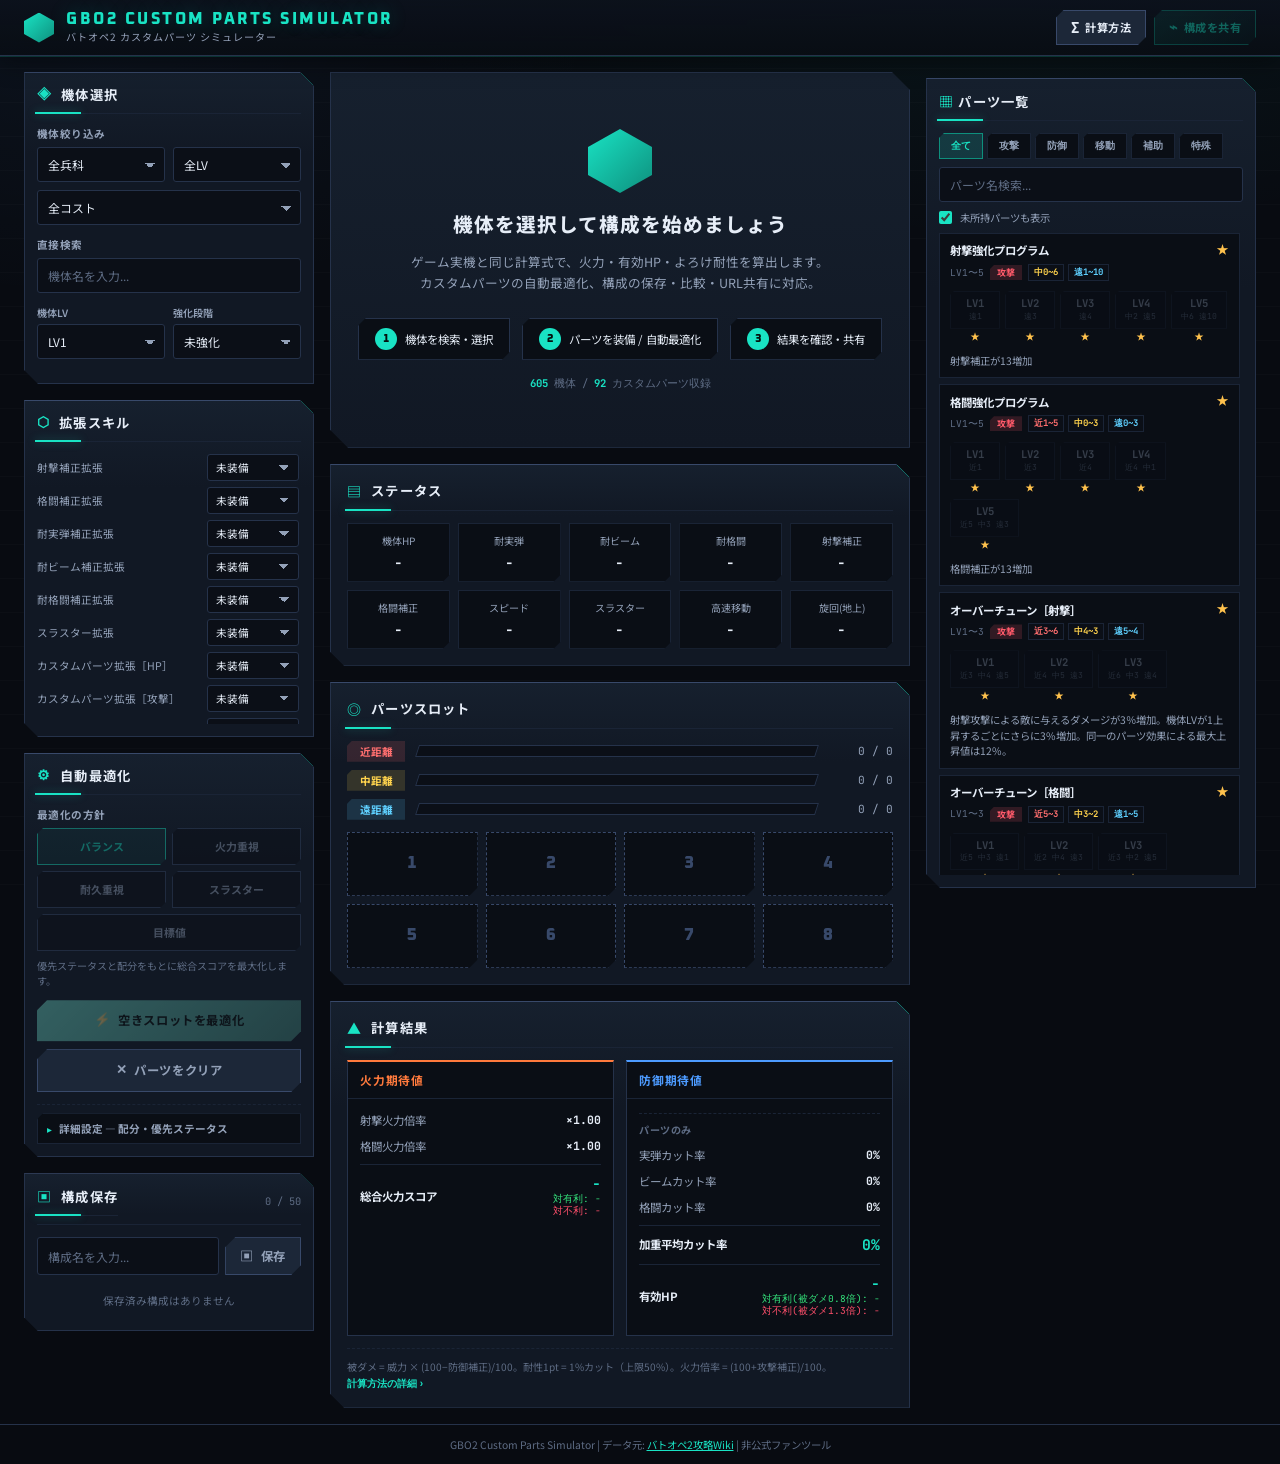
<file: index.html>
<!DOCTYPE html>
<html lang="ja">
<head>
  <meta charset="UTF-8">
  <meta name="viewport" content="width=device-width, initial-scale=1.0">
  <meta name="description" content="バトオペ2 カスタムパーツシミュレーター。ゲーム正確な計算式で火力・有効HP・よろけ耐性を算出し、自動最適化と構成のURL共有に対応。">
  <title>GBO2 カスタムパーツ シミュレーター</title>
  <link rel="preconnect" href="https://fonts.googleapis.com">
  <link rel="preconnect" href="https://fonts.gstatic.com" crossorigin>
  <link href="https://fonts.googleapis.com/css2?family=Noto+Sans+JP:wght@400;500;700;900&family=Oxanium:wght@500;600;700;800&family=JetBrains+Mono:wght@500;700&display=swap" rel="stylesheet">
  <link rel="stylesheet" href="css/style.css?v=20260627a">
  <link rel="icon" type="image/svg+xml" href="data:image/svg+xml,%3Csvg xmlns='http://www.w3.org/2000/svg' viewBox='0 0 32 32'%3E%3Crect width='32' height='32' rx='5' fill='%230a0e14'/%3E%3Cpath d='M4 4 L28 4 L28 24 L24 28 L4 28 Z' fill='none' stroke='%2300e0c6' stroke-width='2'/%3E%3Ctext x='16' y='22' font-family='Arial Black,sans-serif' font-size='15' font-weight='900' text-anchor='middle' fill='%2300e0c6'%3EGB%3C/text%3E%3C/svg%3E">
</head>
<body>
  <!-- ヘッダー -->
  <header id="app-header">
    <div class="header-inner">
      <div class="header-logo">
        <span class="logo-mark" aria-hidden="true"></span>
        <div class="header-titles">
          <h1>GBO2 CUSTOM PARTS SIMULATOR</h1>
          <span class="header-subtitle">バトオペ2 カスタムパーツ シミュレーター</span>
        </div>
      </div>
      <div class="header-actions">
        <button id="btn-methodology" class="header-btn" title="計算式と仕様の根拠を表示">
          <span class="hb-icon">∑</span><span class="hb-label">計算方法</span>
        </button>
        <button id="btn-share" class="header-btn header-btn-accent" title="現在の構成を共有URLとしてコピー" disabled>
          <span class="hb-icon">⌁</span><span class="hb-label">構成を共有</span>
        </button>
      </div>
    </div>
  </header>

  <!-- モバイル用スティッキーステータスバー -->
  <div id="sticky-stats" class="sticky-stats hidden">
    <div class="sticky-stats-row">
      <span class="ss-item"><span class="ss-label">HP</span><span id="ss-hp" class="ss-val">-</span></span>
      <span class="ss-item"><span class="ss-label">射</span><span id="ss-shoot" class="ss-val">-</span></span>
      <span class="ss-item"><span class="ss-label">格</span><span id="ss-melee" class="ss-val">-</span></span>
      <span class="ss-item"><span class="ss-label">実</span><span id="ss-bal" class="ss-val">-</span></span>
      <span class="ss-item"><span class="ss-label">ビ</span><span id="ss-beam" class="ss-val">-</span></span>
      <span class="ss-item"><span class="ss-label">格防</span><span id="ss-marm" class="ss-val">-</span></span>
      <span class="ss-item"><span class="ss-label">速</span><span id="ss-speed" class="ss-val">-</span></span>
      <span class="ss-item"><span class="ss-label">高速</span><span id="ss-boost" class="ss-val">-</span></span>
      <span class="ss-item"><span class="ss-label">スラ</span><span id="ss-thr" class="ss-val">-</span></span>
      <span class="ss-item"><span class="ss-label">旋</span><span id="ss-turn" class="ss-val">-</span></span>
    </div>
    <div class="sticky-stats-row ss-row-secondary">
      <span class="ss-item"><span class="ss-label">火力</span><span id="ss-offense" class="ss-val">-</span></span>
      <span class="ss-item"><span class="ss-label">有効HP</span><span id="ss-ehp" class="ss-val">-</span></span>
      <span class="ss-item ss-slots"><span class="ss-label">近</span><span id="ss-slot-c" class="ss-val">-</span></span>
      <span class="ss-item ss-slots"><span class="ss-label">中</span><span id="ss-slot-m" class="ss-val">-</span></span>
      <span class="ss-item ss-slots"><span class="ss-label">遠</span><span id="ss-slot-l" class="ss-val">-</span></span>
    </div>
  </div>

  <main id="app-main">
    <!-- 左サイドバー: 機体選択 & 設定 -->
    <aside id="sidebar">
      <!-- 機体選択セクション -->
      <section class="panel sidebar-section" id="ms-select-section">
        <h2 class="section-title"><span class="icon">◈</span> 機体選択</h2>
        <div class="form-group">
          <label>機体絞り込み</label>
          <div class="ms-filters-grid">
            <select id="ms-filter-category" class="filter-select">
              <option value="all">全兵科</option>
              <option value="汎用">汎用</option>
              <option value="強襲">強襲</option>
              <option value="支援">支援</option>
            </select>
            <select id="ms-filter-level" class="filter-select">
              <option value="all">全LV</option>
              <option value="1">LV1</option>
              <option value="2">LV2</option>
              <option value="3">LV3</option>
              <option value="4">LV4</option>
              <option value="5">LV5</option>
            </select>
            <select id="ms-filter-cost" class="filter-select" style="grid-column: span 2;">
              <option value="all">全コスト</option>
              <option value="200">200</option>
              <option value="250">250</option>
              <option value="300">300</option>
              <option value="350">350</option>
              <option value="400">400</option>
              <option value="450">450</option>
              <option value="500">500</option>
              <option value="550">550</option>
              <option value="600">600</option>
              <option value="650">650</option>
              <option value="700">700</option>
              <option value="750">750</option>
            </select>
          </div>
        </div>

        <div class="form-group">
          <label for="ms-search">直接検索</label>
          <input type="text" id="ms-search" placeholder="機体名を入力..." autocomplete="off">
          <div id="ms-search-results" class="search-results hidden"></div>
        </div>
        <div class="ms-filters-grid" style="margin-bottom: var(--gap-md);">
          <div class="field-col">
            <label for="ms-level" class="field-sub-label">機体LV</label>
            <select id="ms-level" class="filter-select">
              <option value="1">LV1</option>
            </select>
          </div>
          <div class="field-col">
            <label for="ms-enhance-level" class="field-sub-label">強化段階</label>
            <select id="ms-enhance-level" class="filter-select">
              <option value="0">未強化</option>
              <option value="1">第1段階</option>
              <option value="2">第2段階</option>
              <option value="3">第3段階</option>
              <option value="4">第4段階</option>
              <option value="5">第5段階</option>
              <option value="6">第6段階</option>
            </select>
          </div>
        </div>
        <label id="transform-toggle-row" class="transform-toggle hidden" title="NT-D等の変身後ステータス（射撃偏重化など）に切り替えます">
          <input type="checkbox" id="transform-toggle">
          <span id="transform-toggle-label">変身（NT-D）状態で計算</span>
        </label>
        <label id="time4min-toggle-row" class="transform-toggle time4min-toggle hidden" title="教育型コンピューター系の「作戦開始から4分経過で上昇」する時限効果を反映します">
          <input type="checkbox" id="time4min-toggle">
          <span>⏱ 戦闘4分経過後で計算</span>
        </label>
        <div id="ms-info-card" class="ms-card hidden">
          <div class="ms-card-header">
            <span id="ms-card-name" class="ms-name">-</span>
            <span id="ms-card-category" class="ms-category">-</span>
          </div>
          <div class="ms-card-details">
            <div class="ms-card-row">
              <span class="label">Cost</span>
              <span id="ms-card-cost" class="value">-</span>
            </div>
            <div class="ms-card-row">
              <span class="label">出撃</span>
              <span id="ms-card-sortie" class="value">-</span>
            </div>
            <div class="ms-card-row">
              <span class="label">適正</span>
              <span id="ms-card-env" class="value">-</span>
            </div>
          </div>
        </div>
      </section>

      <!-- 拡張スキル設定 -->
      <section class="panel sidebar-section" id="expansion-skills-section">
        <h2 class="section-title"><span class="icon">⬡</span> 拡張スキル</h2>
        <div id="expansion-skills-grid" class="expansion-skills-grid"></div>
      </section>

      <!-- 自動最適化 -->
      <section class="panel sidebar-section" id="optimize-section">
        <h2 class="section-title"><span class="icon">⚙</span> 自動最適化</h2>

        <div class="form-group">
          <label>最適化の方針</label>
          <div class="opt-goal-grid" id="opt-goal-grid">
            <button class="opt-goal active" data-goal="balance" disabled>バランス</button>
            <button class="opt-goal opt-goal-attack" data-goal="attack" disabled>火力重視</button>
            <button class="opt-goal opt-goal-defense" data-goal="defense" disabled>耐久重視</button>
            <button class="opt-goal opt-goal-thruster" data-goal="thruster" disabled>スラスター</button>
            <button class="opt-goal opt-goal-target" data-goal="target" disabled>目標値</button>
          </div>
          <p class="opt-goal-desc" id="opt-goal-desc">優先ステータスと配分をもとに総合スコアを最大化します。</p>
        </div>

        <!-- 目標値（下限）モードの希望値入力パネル -->
        <div class="opt-target-panel hidden" id="opt-target-panel">
          <p class="opt-target-help">満たしたいステータスに「最低◯◯以上」を入力（空欄は無視）。装備済みパーツは保持し、空きスロットで全条件を満たす構成を探します。</p>
          <div class="opt-target-grid">
            <label class="opt-target-item"><span>機体HP</span><input type="number" id="opt-target-hp" min="0" step="100" placeholder="指定なし"></label>
            <label class="opt-target-item"><span>耐実弾</span><input type="number" id="opt-target-ballistic_armor" min="0" placeholder="指定なし"></label>
            <label class="opt-target-item"><span>耐ビーム</span><input type="number" id="opt-target-beam_armor" min="0" placeholder="指定なし"></label>
            <label class="opt-target-item"><span>耐格闘</span><input type="number" id="opt-target-melee_armor" min="0" placeholder="指定なし"></label>
            <label class="opt-target-item"><span>射撃補正</span><input type="number" id="opt-target-shooting_correction" min="0" placeholder="指定なし"></label>
            <label class="opt-target-item"><span>格闘補正</span><input type="number" id="opt-target-melee_correction" min="0" placeholder="指定なし"></label>
            <label class="opt-target-item"><span>スピード</span><input type="number" id="opt-target-speed" min="0" placeholder="指定なし"></label>
            <label class="opt-target-item"><span>高速移動</span><input type="number" id="opt-target-boost_speed" min="0" placeholder="指定なし"></label>
            <label class="opt-target-item"><span>スラスター</span><input type="number" id="opt-target-thruster" min="0" placeholder="指定なし"></label>
            <label class="opt-target-item"><span>旋回(地上)</span><input type="number" id="opt-target-turn_speed" min="0" placeholder="指定なし"></label>
          </div>
        </div>
        <div class="opt-target-result hidden" id="opt-target-result"></div>

        <button id="btn-optimize" class="btn-primary" disabled>
          <span class="btn-icon">⚡</span> 空きスロットを最適化
        </button>
        <button id="btn-clear" class="btn-secondary">
          <span class="btn-icon">✕</span> パーツをクリア
        </button>

        <details class="opt-advanced" id="opt-advanced">
          <summary>詳細設定 ― 配分・優先ステータス</summary>
          <div class="opt-advanced-body">
            <div class="form-group">
              <label>被弾配分 <span class="ratio-hint">（耐久重視・バランスで使用）</span></label>
              <div class="ratio-inputs">
                <div class="ratio-item-number">
                  <span class="ratio-label ballistic">実弾</span>
                  <input type="number" id="ratio-ballistic" min="0" value="4" class="ratio-number">
                </div>
                <div class="ratio-item-number">
                  <span class="ratio-label beam">ビーム</span>
                  <input type="number" id="ratio-beam" min="0" value="3" class="ratio-number">
                </div>
                <div class="ratio-item-number">
                  <span class="ratio-label melee">格闘</span>
                  <input type="number" id="ratio-melee" min="0" value="3" class="ratio-number">
                </div>
                <button id="btn-equal-damage" class="btn-equal">均等</button>
              </div>
            </div>

            <div class="form-group">
              <label>攻撃配分 <span class="ratio-hint">（火力重視・バランスで使用）</span></label>
              <div class="ratio-inputs">
                <div class="ratio-item-number">
                  <span class="ratio-label shooting">射撃</span>
                  <input type="number" id="atk-shooting" min="0" value="3" class="ratio-number">
                </div>
                <div class="ratio-item-number">
                  <span class="ratio-label melee-atk">格闘</span>
                  <input type="number" id="atk-melee" min="0" value="2" class="ratio-number">
                </div>
                <button id="btn-equal-attack" class="btn-equal">均等</button>
              </div>
            </div>

            <div class="form-group" style="margin-bottom:0;">
              <label>優先ステータス <span class="ratio-hint">（バランス時のみ・最大3つ）</span></label>
              <div class="priority-stats-grid" id="priority-stats-grid">
                <label class="stat-check-item"><input type="checkbox" value="hp"> 機体HP</label>
                <label class="stat-check-item"><input type="checkbox" value="ballistic_armor"> 耐実弾</label>
                <label class="stat-check-item"><input type="checkbox" value="beam_armor"> 耐ビーム</label>
                <label class="stat-check-item"><input type="checkbox" value="melee_armor"> 耐格闘</label>
                <label class="stat-check-item"><input type="checkbox" value="shooting_correction"> 射撃補正</label>
                <label class="stat-check-item"><input type="checkbox" value="melee_correction"> 格闘補正</label>
                <label class="stat-check-item"><input type="checkbox" value="speed"> スピード</label>
                <label class="stat-check-item"><input type="checkbox" value="boost_speed"> 高速移動</label>
                <label class="stat-check-item"><input type="checkbox" value="thruster"> スラスター</label>
              </div>
              <p id="priority-stats-hint" class="ratio-hint" style="margin-top:4px;"></p>
            </div>
          </div>
        </details>
      </section>

      <!-- 構成保存 -->
      <section class="panel sidebar-section" id="build-save-section">
        <div class="builds-header">
          <h2 class="section-title" style="margin:0"><span class="icon">▣</span> 構成保存</h2>
          <span id="builds-counter" class="builds-counter">0 / 50</span>
        </div>
        <div class="build-save-form">
          <input type="text" id="build-save-name" placeholder="構成名を入力..." maxlength="20" class="build-name-input">
          <button id="btn-save-build" class="btn-secondary btn-save-build">
            <span class="btn-icon">▣</span> 保存
          </button>
        </div>
        <div id="saved-builds-list" class="saved-builds-list">
          <p class="no-builds-msg">保存済み構成はありません</p>
        </div>
      </section>
    </aside>

    <!-- メインコンテンツ -->
    <div id="content">
      <!-- 初期ガイダンス（機体選択前） -->
      <div id="onboarding-guide" class="onboarding-guide">
        <div class="onboarding-icon" aria-hidden="true"></div>
        <h2>機体を選択して構成を始めましょう</h2>
        <p>ゲーム実機と同じ計算式で、火力・有効HP・よろけ耐性を算出します。<br>カスタムパーツの自動最適化、構成の保存・比較・URL共有に対応。</p>
        <div class="onboarding-steps">
          <div class="onboarding-step"><span class="step-num">1</span> 機体を検索・選択</div>
          <div class="onboarding-step"><span class="step-num">2</span> パーツを装備 / 自動最適化</div>
          <div class="onboarding-step"><span class="step-num">3</span> 結果を確認・共有</div>
        </div>
        <div class="onboarding-meta">
          <span id="onboarding-ms-count">-</span> 機体 / <span id="onboarding-parts-count">-</span> カスタムパーツ収録
        </div>
      </div>

      <!-- ビルドサマリー（headline） -->
      <section id="summary-section" class="summary-section hidden">
        <div class="summary-card summary-firepower">
          <div class="summary-label">総合火力</div>
          <div class="summary-value" id="sum-firepower">-</div>
          <div class="summary-sub" id="sum-firepower-sub">射撃 ×1.00 / 格闘 ×1.00</div>
        </div>
        <div class="summary-card summary-durability">
          <div class="summary-label">有効HP</div>
          <div class="summary-value" id="sum-ehp">-</div>
          <div class="summary-sub" id="sum-ehp-sub">加重カット率 0%</div>
        </div>
      </section>

      <!-- ステータス表示 -->
      <section id="status-section" class="panel">
        <h2 class="section-title"><span class="icon">▤</span> ステータス</h2>
        <div class="stats-grid">
          <div class="stat-card">
            <div class="stat-label">機体HP</div>
            <div class="stat-values">
              <span id="stat-hp-base" class="stat-base">-</span>
              <span id="stat-hp-arrow" class="stat-arrow hidden">→</span>
              <span id="stat-hp-modified" class="stat-modified hidden">-</span>
            </div>
          </div>
          <div class="stat-card">
            <div class="stat-label">耐実弾</div>
            <div class="stat-values">
              <span id="stat-ballistic-base" class="stat-base">-</span>
              <span id="stat-ballistic-arrow" class="stat-arrow hidden">→</span>
              <span id="stat-ballistic-modified" class="stat-modified hidden">-</span>
            </div>
          </div>
          <div class="stat-card">
            <div class="stat-label">耐ビーム</div>
            <div class="stat-values">
              <span id="stat-beam-base" class="stat-base">-</span>
              <span id="stat-beam-arrow" class="stat-arrow hidden">→</span>
              <span id="stat-beam-modified" class="stat-modified hidden">-</span>
            </div>
          </div>
          <div class="stat-card">
            <div class="stat-label">耐格闘</div>
            <div class="stat-values">
              <span id="stat-melee-armor-base" class="stat-base">-</span>
              <span id="stat-melee-armor-arrow" class="stat-arrow hidden">→</span>
              <span id="stat-melee-armor-modified" class="stat-modified hidden">-</span>
            </div>
          </div>
          <div class="stat-card">
            <div class="stat-label">射撃補正</div>
            <div class="stat-values">
              <span id="stat-shooting-base" class="stat-base">-</span>
              <span id="stat-shooting-arrow" class="stat-arrow hidden">→</span>
              <span id="stat-shooting-modified" class="stat-modified hidden">-</span>
            </div>
          </div>
          <div class="stat-card">
            <div class="stat-label">格闘補正</div>
            <div class="stat-values">
              <span id="stat-melee-base" class="stat-base">-</span>
              <span id="stat-melee-arrow" class="stat-arrow hidden">→</span>
              <span id="stat-melee-modified" class="stat-modified hidden">-</span>
            </div>
          </div>
          <div class="stat-card">
            <div class="stat-label">スピード</div>
            <div class="stat-values">
              <span id="stat-speed-base" class="stat-base">-</span>
              <span id="stat-speed-arrow" class="stat-arrow hidden">→</span>
              <span id="stat-speed-modified" class="stat-modified hidden">-</span>
            </div>
          </div>
          <div class="stat-card">
            <div class="stat-label">スラスター</div>
            <div class="stat-values">
              <span id="stat-thruster-base" class="stat-base">-</span>
              <span id="stat-thruster-arrow" class="stat-arrow hidden">→</span>
              <span id="stat-thruster-modified" class="stat-modified hidden">-</span>
            </div>
          </div>
          <div class="stat-card">
            <div class="stat-label">高速移動</div>
            <div class="stat-values">
              <span id="stat-boost-base" class="stat-base">-</span>
              <span id="stat-boost-arrow" class="stat-arrow hidden">→</span>
              <span id="stat-boost-modified" class="stat-modified hidden">-</span>
            </div>
          </div>
          <div class="stat-card">
            <div class="stat-label">旋回(地上)</div>
            <div class="stat-values">
              <span id="stat-turn-base" class="stat-base">-</span>
              <span id="stat-turn-arrow" class="stat-arrow hidden">→</span>
              <span id="stat-turn-modified" class="stat-modified hidden">-</span>
            </div>
          </div>
        </div>
        <!-- 数値ステータスに出ない特殊効果（複合拡張α等のリロード/OH短縮・OH回復） -->
        <div id="special-effects" class="special-effects hidden"></div>
      </section>

      <!-- 基準構成との常時比較（保存構成をピン留め→現在の構成とライブ比較） -->
      <section id="baseline-compare-section" class="panel hidden">
        <div class="baseline-cmp-header">
          <h2 class="section-title" style="margin:0"><span class="icon">⚖</span> 基準構成との比較</h2>
          <button id="btn-clear-baseline" class="btn-clear-baseline" type="button" title="基準を解除">基準解除 ✕</button>
        </div>
        <p class="baseline-cmp-hint">保存構成の📌で基準を設定。現在いじっている構成との差分（Δ）をリアルタイム表示します。</p>
        <div id="baseline-compare-body" class="baseline-cmp-body"></div>
      </section>

      <!-- スロット & パーツ配置 -->
      <section id="slots-section" class="panel">
        <h2 class="section-title"><span class="icon">◎</span> パーツスロット</h2>
        <div class="slot-bars">
          <div class="slot-bar-group">
            <span class="slot-label close">近距離</span>
            <div class="slot-bar" id="slot-bar-close">
              <div class="slot-fill" id="slot-fill-close"></div>
            </div>
            <span class="slot-text"><span id="slot-used-close">0</span> / <span id="slot-max-close">0</span></span>
          </div>
          <div class="slot-bar-group">
            <span class="slot-label mid">中距離</span>
            <div class="slot-bar" id="slot-bar-mid">
              <div class="slot-fill" id="slot-fill-mid"></div>
            </div>
            <span class="slot-text"><span id="slot-used-mid">0</span> / <span id="slot-max-mid">0</span></span>
          </div>
          <div class="slot-bar-group">
            <span class="slot-label long">遠距離</span>
            <div class="slot-bar" id="slot-bar-long">
              <div class="slot-fill" id="slot-fill-long"></div>
            </div>
            <span class="slot-text"><span id="slot-used-long">0</span> / <span id="slot-max-long">0</span></span>
          </div>
        </div>

        <div id="equipped-parts" class="equipped-parts">
          <div class="part-slot empty" data-slot="0"><span class="part-slot-label">1</span></div>
          <div class="part-slot empty" data-slot="1"><span class="part-slot-label">2</span></div>
          <div class="part-slot empty" data-slot="2"><span class="part-slot-label">3</span></div>
          <div class="part-slot empty" data-slot="3"><span class="part-slot-label">4</span></div>
          <div class="part-slot empty" data-slot="4"><span class="part-slot-label">5</span></div>
          <div class="part-slot empty" data-slot="5"><span class="part-slot-label">6</span></div>
          <div class="part-slot empty" data-slot="6"><span class="part-slot-label">7</span></div>
          <div class="part-slot empty" data-slot="7"><span class="part-slot-label">8</span></div>
        </div>
        <button id="btn-open-parts" class="btn-open-parts" type="button">＋ カスタムパーツを選択</button>
      </section>

      <!-- 計算結果 -->
      <section id="calc-section" class="panel">
        <h2 class="section-title"><span class="icon">▲</span> 計算結果</h2>
        <div class="calc-grid">
          <div class="calc-card offense">
            <div class="calc-card-header">火力期待値</div>
            <div class="calc-card-body">
              <div class="calc-row">
                <span class="calc-label">射撃火力倍率</span>
                <span id="calc-shooting-power" class="calc-value">×1.00</span>
              </div>
              <div class="calc-row">
                <span class="calc-label">格闘火力倍率</span>
                <span id="calc-melee-power" class="calc-value">×1.00</span>
              </div>
              <div class="calc-row highlight">
                <span class="calc-label">総合火力スコア</span>
                <div style="text-align: right;">
                  <div id="calc-offense-score" class="calc-value">-</div>
                  <div class="calc-matchup adv">対有利: <span id="calc-offense-adv">-</span></div>
                  <div class="calc-matchup dis">対不利: <span id="calc-offense-dis">-</span></div>
                </div>
              </div>
            </div>
          </div>

          <div class="calc-card defense">
            <div class="calc-card-header">防御期待値</div>
            <div class="calc-card-body">
              <div class="calc-row calc-section-label">パーツのみ</div>
              <div class="calc-row">
                <span class="calc-label">実弾カット率</span>
                <span id="calc-ballistic-cut" class="calc-value">0%</span>
              </div>
              <div class="calc-row">
                <span class="calc-label">ビームカット率</span>
                <span id="calc-beam-cut" class="calc-value">0%</span>
              </div>
              <div class="calc-row">
                <span class="calc-label">格闘カット率</span>
                <span id="calc-melee-cut" class="calc-value">0%</span>
              </div>
              <div class="calc-row highlight">
                <span class="calc-label">加重平均カット率</span>
                <span id="calc-avg-cut" class="calc-value">0%</span>
              </div>
              <div class="calc-row calc-section-label" id="combined-dc-section" style="display:none">スキル＋パーツ合算</div>
              <div class="calc-row" id="combined-dc-row-ballistic" style="display:none">
                <span class="calc-label">実弾（合算）</span>
                <span id="calc-combined-ballistic" class="calc-value">0%</span>
              </div>
              <div class="calc-row" id="combined-dc-row-beam" style="display:none">
                <span class="calc-label">ビーム（合算）</span>
                <span id="calc-combined-beam" class="calc-value">0%</span>
              </div>
              <div class="calc-row" id="combined-dc-row-melee" style="display:none">
                <span class="calc-label">格闘（合算）</span>
                <span id="calc-combined-melee" class="calc-value">0%</span>
              </div>
              <div class="calc-row" id="combined-dc-row-all" style="display:none">
                <span class="calc-label">ダメージ（合算）</span>
                <span id="calc-combined-all" class="calc-value">0%</span>
              </div>
              <div class="calc-row highlight">
                <span class="calc-label">有効HP</span>
                <div style="text-align: right;">
                  <div id="calc-effective-hp" class="calc-value">-</div>
                  <div class="calc-matchup adv">対有利(被ダメ0.8倍): <span id="calc-effective-hp-adv">-</span></div>
                  <div class="calc-matchup dis">対不利(被ダメ1.3倍): <span id="calc-effective-hp-dis">-</span></div>
                </div>
              </div>
              <div class="calc-row highlight" id="threshold-ehp-row" style="display:none">
                <span class="calc-label">発動考慮 有効HP<br><span class="calc-sublabel">ONスキル込み・HP閾値を区間考慮</span></span>
                <div style="text-align: right;">
                  <div id="calc-threshold-ehp" class="calc-value">-</div>
                  <div class="calc-matchup adv">対有利(被ダメ0.8倍): <span id="calc-threshold-ehp-adv">-</span></div>
                  <div class="calc-matchup dis">対不利(被ダメ1.3倍): <span id="calc-threshold-ehp-dis">-</span></div>
                </div>
              </div>
            </div>
          </div>
        </div>
        <p class="calc-formula-note">
          被ダメ = 威力 × (100−防御補正)/100。耐性1pt = 1%カット（上限50%）。火力倍率 = (100+攻撃補正)/100。
          <button id="btn-open-methodology" class="link-btn" type="button">計算方法の詳細 ›</button>
        </p>
      </section>

      <!-- スキル効果 -->
      <section id="skills-section" class="panel hidden">
        <h2 class="section-title"><span class="icon">⚡</span> スキル効果</h2>
        <div class="skills-summary">
          <div class="calc-row">
            <span class="calc-label">よろけ蓄積閾値</span>
            <span id="calc-stagger-threshold" class="calc-value">100%（基準）</span>
          </div>
          <div class="calc-row" id="stagger-effective-row" style="display:none">
            <span class="calc-label">└ 蓄積よろけ値への補正倍率</span>
            <span id="calc-stagger-effective" class="calc-value">-</span>
          </div>
          <div class="calc-row" id="stagger-resistance-row" style="display:none">
            <span class="calc-label">└ 実質よろけ耐性</span>
            <span id="calc-stagger-resistance" class="calc-value calc-value-accent">-</span>
          </div>
          <div class="calc-row" id="damage-cut-skill-row" style="display:none">
            <span class="calc-label">スキルによるダメージカット</span>
            <span id="calc-skill-damage-cut" class="calc-value">-</span>
          </div>
          <div class="calc-row" id="firepower-skill-row" style="display:none">
            <span class="calc-label">スキルによる火力ボーナス</span>
            <span id="calc-skill-firepower" class="calc-value">-</span>
          </div>
        </div>
        <div id="skill-toggles-list" class="skill-toggles-list"></div>
      </section>

      <!-- 構成比較 -->
      <section id="compare-section" class="panel hidden">
        <h2 class="section-title"><span class="icon">⚖</span> 構成比較</h2>
        <div class="compare-controls">
          <div class="compare-select-row">
            <label class="compare-label">構成A</label>
            <select id="compare-build-a" class="filter-select compare-select">
              <option value="">-- 選択 --</option>
            </select>
          </div>
          <div class="compare-select-row">
            <label class="compare-label">構成B</label>
            <select id="compare-build-b" class="filter-select compare-select">
              <option value="">-- 選択 --</option>
            </select>
          </div>
          <button id="btn-compare" class="btn-primary btn-compare">
            <span class="btn-icon">⚖</span> 比較する
          </button>
        </div>
        <div id="compare-results" class="compare-results hidden"></div>
      </section>

      <!-- ダメージシミュレーション（保存構成2つの対戦・1武装フォーカス詳細） -->
      <section id="damage-sim-section" class="panel hidden">
        <h2 class="section-title"><span class="icon">⚔</span> ダメージシミュレーション</h2>
        <div class="dsim-matchup">
          <div class="compare-select-row">
            <label class="compare-label" for="dsim-build-atk">攻撃</label>
            <select id="dsim-build-atk" class="filter-select compare-select" aria-label="攻撃側の構成">
              <option value="">-- 選択 --</option>
            </select>
          </div>
          <span class="dsim-arrow" aria-hidden="true">→</span>
          <div class="compare-select-row">
            <label class="compare-label" for="dsim-build-def">防御</label>
            <select id="dsim-build-def" class="filter-select compare-select" aria-label="防御側の構成">
              <option value="">-- 選択 --</option>
            </select>
          </div>
          <button id="dsim-swap" class="btn-secondary dsim-swap" type="button" title="攻守を入れ替え" aria-label="攻守を入れ替え">⇄ 入替</button>
        </div>
        <div id="dsim-body" class="hidden">
          <div class="dsim-weapon-nav">
            <button id="dsim-weapon-prev" class="dsim-nav-btn" type="button" aria-label="前の武装">◀</button>
            <select id="dsim-weapon" class="filter-select dsim-weapon-select" aria-label="武装を選択"></select>
            <button id="dsim-weapon-next" class="dsim-nav-btn" type="button" aria-label="次の武装">▶</button>
          </div>
          <div id="dsim-mode-row" class="dsim-mode-row hidden" role="group" aria-label="威力モード"></div>
          <div id="dsim-card" class="dsim-card"></div>
          <div id="dsim-toggles" class="dsim-toggles"></div>
          <div class="dsim-opts">
            <label class="compare-label" for="dsim-triad">三すくみ</label>
            <select id="dsim-triad" class="filter-select" aria-label="三すくみ補正">
              <option value="auto">自動</option>
              <option value="advantage">有利</option>
              <option value="disadvantage">不利</option>
              <option value="none">等倍</option>
            </select>
            <label class="dsim-time-toggle" title="教育型コンピューター系など「作戦開始から4分経過で上昇」する時限効果を反映">
              <input type="checkbox" id="dsim-time4min">
              <span>⏱ 戦闘4分経過後</span>
            </label>
          </div>
        </div>
        <p id="dsim-empty" class="dsim-empty">攻撃側と防御側の構成を選択してください</p>
      </section>
    </div>

    <!-- モバイル用: パーツ選択シートの背景 -->
    <div id="parts-sheet-backdrop" class="parts-sheet-backdrop hidden"></div>

    <!-- 右サイドバー: パーツ一覧 (モバイルではスロットタップで重なるボトムシート) -->
    <aside id="parts-panel" class="panel">
      <div class="parts-sheet-head">
        <span class="parts-sheet-handle" aria-hidden="true"></span>
        <div class="parts-sheet-bar">
          <div id="sheet-slot-summary" class="sheet-slot-summary"></div>
          <button id="btn-close-parts-sheet" class="btn-close-parts-sheet" title="閉じる">閉じる ✕</button>
        </div>
      </div>
      <h2 class="section-title parts-panel-title">
        <span><span class="icon">▦</span> パーツ一覧</span>
        <button id="btn-toggle-parts" class="btn-toggle-parts" title="パーツ一覧を開閉">▼</button>
      </h2>
      <div class="parts-filter">
        <div class="filter-tabs" id="parts-category-tabs">
          <button class="filter-tab active" data-category="all">全て</button>
          <button class="filter-tab" data-category="attack">攻撃</button>
          <button class="filter-tab" data-category="defense">防御</button>
          <button class="filter-tab" data-category="mobility">移動</button>
          <button class="filter-tab" data-category="support">補助</button>
          <button class="filter-tab" data-category="special">特殊</button>
        </div>
        <input type="text" id="parts-search" placeholder="パーツ名検索..." style="margin-bottom: var(--gap-sm);">
        <label class="show-unowned-label">
          <input type="checkbox" id="show-unowned" checked> 未所持パーツも表示
        </label>
      </div>
      <div id="parts-list" class="parts-list"></div>
    </aside>
  </main>

  <!-- 計算方法モーダル -->
  <div id="methodology-modal" class="modal-overlay hidden">
    <div class="modal-panel panel" role="dialog" aria-modal="true" aria-labelledby="methodology-title">
      <div class="modal-header">
        <h2 id="methodology-title" class="section-title" style="margin:0"><span class="icon">∑</span> 計算方法と仕様の根拠</h2>
        <button id="btn-close-methodology" class="modal-close" title="閉じる">✕</button>
      </div>
      <div class="modal-body">
        <h3>ダメージ計算</h3>
        <p class="formula">被ダメージ = 武器威力 × <b>(100 − 防御補正)/100</b> × その他乗算カット</p>
        <p class="formula">与ダメージ倍率 = <b>(100 + 攻撃補正)/100</b></p>
        <ul>
          <li><b>攻撃補正</b>（射撃 / 格闘）: 1pt = +1% の線形バフ。上限 <b>100</b>（= 与ダメ2倍）。</li>
          <li><b>防御補正</b>（耐実弾 / 耐ビーム / 耐格闘）: 1pt = 1% の線形カット。上限 <b>50</b>（= 被ダメ50%減）。</li>
          <li>属性ダメージ軽減（オーバーチューン装甲系等）・部位カットは<b>乗算</b>で合成: 例 0.6 × 0.6 = 0.36。</li>
          <li><b>有効HP</b> = HP ÷ (1 − 加重平均カット率)。</li>
          <li><b>三すくみ</b>は被ダメージ倍率に作用（有利＝被ダメ×0.8 → 有効HPは÷0.8で増加／不利＝被ダメ×1.3 → ÷1.3で減少）。与ダメージ側は有利×1.3／不利×0.8。</li>
        </ul>
        <h3>ステータス上限</h3>
        <p>HP 50000 / 耐実弾・耐ビーム・耐格闘 各50 / 射撃・格闘補正 各100 / スピード200 / 高速移動300 / スラスター100 / 旋回(地上・宇宙)各200。拡張スキルで上限が上昇する。</p>
        <h3>よろけ蓄積</h3>
        <p>射撃武器ごとに「よろけ値(%)」を持ち、累積が基準<b>100%</b>に達するとよろけが発生（被弾が3秒途切れると蓄積はリセット）。ダメージコントロール等のスキルは閾値を引き上げる（=より大きなよろけ値に耐える）。本ツールはスキルのよろけ値補正から「実質よろけ耐性」を算出する。</p>
        <h3>パーツ効果の解釈</h3>
        <ul>
          <li><b>機体LV連動</b>（オーバーチューン等）・<b>強化段階連動</b>（複合装甲材等）はLV・強化段階で効果量が変化する。</li>
          <li><b>機体HP +X%</b>（特殊強化フレーム）は素の機体HPに対する割合で加算。<b>補正 +X%</b>（特殊強化装置）は補正値を乗算（×1.X）して上限でクランプ。</li>
          <li>スキルの<b>ダメージカット</b>は「常時」のもののみ既定でON。瀕死・静止・状態限定の効果は既定OFF（任意でON可）。</li>
        </ul>
        <h3>本ツールで計算に含めないもの</h3>
        <p>以下はゲーム機構上モデル化していない（数値は参考表示のみ／効果説明に記載）:</p>
        <ul>
          <li><b>部位HP（脚部/頭部/背部）</b>の配分%・被弾時軽減%（部位HPの基礎値データが無いため集計不可）。</li>
          <li>能力UP「EXAM」等の<b>任意発動・時限バフ</b>、武器個別の威力・よろけ値・DPS。</li>
        </ul>
      </div>
    </div>
  </div>

  <!-- トースト通知 -->
  <div id="toast" class="toast hidden" role="status" aria-live="polite"></div>

  <footer id="app-footer">
    <p>GBO2 Custom Parts Simulator | データ元: <a href="https://w.atwiki.jp/battle-operation2/" target="_blank" rel="noopener">バトオペ2攻略Wiki</a> | 非公式ファンツール</p>
  </footer>

  <script src="js/calculator.js?v=20260701a"></script>
  <script src="js/share.js?v=20260627a"></script>
  <script src="js/app.js?v=20260627a"></script>
</body>
</html>
</file>
<file: css/style.css>
/* ============================================================
   GBO2 Custom Parts Simulator
   Design System — "In-Game Garage HUD" theme
   ============================================================ */

:root {
  /* Base surfaces (dark navy / charcoal) */
  --bg-base:      #080b11;
  --bg-deep:      #0a0e15;
  --bg-panel:     #111824;
  --bg-panel-2:   #16202e;
  --bg-raise:     #1c2738;
  --bg-input:     #0b0f17;
  --bg-grid:      rgba(255,255,255,0.015);

  /* Lines */
  --line:         #25324a;
  --line-soft:    #1a2436;
  --line-strong:  #38496a;

  /* Text */
  --text:         #e6edf7;
  --text-2:       #93a1b8;
  --text-3:       #5e6c84;

  /* Primary accent: HUD teal + warning orange */
  --teal:         #19e3c4;
  --teal-dim:     #0e8f7d;
  --teal-glow:    rgba(25,227,196,0.35);
  --orange:       #ff7a3d;
  --orange-dim:   #b24f24;

  /* Semantic */
  --good:         #34e07a;
  --bad:          #ff4f6b;
  --warn:         #ffc24d;
  --info:         #4d9bff;

  /* Faction (兵科) */
  --raid:         #ff5a4d;   /* 強襲 */
  --general:      #4d9bff;   /* 汎用 */
  --support:      #ffc24d;   /* 支援 */

  /* Slot range */
  --close:        #ff6f6f;
  --mid:          #ffd34d;
  --long:         #5fd0ff;

  /* Part categories */
  --cat-attack:   #ff5a6a;
  --cat-defense:  #4d9bff;
  --cat-mobility: #34e07a;
  --cat-support:  #ffc24d;
  --cat-special:  #b98bff;

  /* Type */
  --font-body:    'Noto Sans JP', system-ui, sans-serif;
  --font-display: 'Oxanium', 'Noto Sans JP', sans-serif;
  --font-mono:    'JetBrains Mono', 'Oxanium', monospace;

  /* Spacing */
  --gap-xs: 4px;  --gap-sm: 8px;  --gap-md: 12px;  --gap-lg: 16px;  --gap-xl: 24px;

  --radius: 3px;
  --tr-fast: .12s ease;
  --tr: .2s cubic-bezier(.4,.2,.2,1);

  --sidebar-w: 290px;
  --parts-w: 330px;
}

/* ===== Reset ===== */
*, *::before, *::after { box-sizing: border-box; margin: 0; padding: 0; }

html { font-size: 14px; scroll-behavior: smooth; }

body {
  font-family: var(--font-body);
  color: var(--text);
  min-height: 100vh;
  display: flex;
  flex-direction: column;
  overflow-x: hidden;
  background:
    linear-gradient(var(--bg-grid) 1px, transparent 1px) 0 0 / 100% 34px,
    radial-gradient(1100px 520px at 78% -8%, rgba(25,227,196,.06), transparent 60%),
    radial-gradient(900px 480px at 8% 4%, rgba(77,155,255,.05), transparent 55%),
    var(--bg-base);
  background-attachment: fixed;
}

::-webkit-scrollbar { width: 8px; height: 8px; }
::-webkit-scrollbar-track { background: var(--bg-deep); }
::-webkit-scrollbar-thumb { background: var(--line-strong); border-radius: 0; }
::-webkit-scrollbar-thumb:hover { background: var(--teal-dim); }

a { color: var(--teal); }

/* ============================================================
   PANEL — signature notched HUD frame
   ============================================================ */
.panel {
  position: relative;
  background:
    linear-gradient(180deg, var(--bg-panel-2) 0%, var(--bg-panel) 26%);
  border: 1px solid var(--line);
  border-top: 1px solid var(--line-strong);
  clip-path: polygon(0 0, calc(100% - 14px) 0, 100% 14px, 100% 100%, 14px 100%, 0 calc(100% - 14px));
}
/* corner ticks */
.panel::after {
  content: "";
  position: absolute;
  top: 0; right: 0;
  width: 14px; height: 14px;
  background: linear-gradient(225deg, var(--teal) 0 45%, transparent 46%);
  opacity: .55;
  pointer-events: none;
}

/* ===== HEADER ===== */
#app-header {
  position: sticky; top: 0; z-index: 100;
  background: linear-gradient(180deg, rgba(12,18,28,.96), rgba(9,13,20,.92));
  border-bottom: 1px solid var(--line);
  box-shadow: 0 1px 0 rgba(25,227,196,.18), 0 6px 24px rgba(0,0,0,.4);
  backdrop-filter: blur(10px);
}
.header-inner {
  display: flex; align-items: center; justify-content: space-between;
  gap: var(--gap-md);
  max-width: 1960px; margin: 0 auto;
  padding: 10px var(--gap-xl);
}
.header-logo { display: flex; align-items: center; gap: var(--gap-md); min-width: 0; }
.logo-mark {
  width: 30px; height: 30px; flex: none;
  background: linear-gradient(135deg, var(--teal), var(--teal-dim));
  clip-path: polygon(50% 0, 100% 28%, 100% 72%, 50% 100%, 0 72%, 0 28%);
  box-shadow: 0 0 14px var(--teal-glow);
  animation: corepulse 3.4s ease-in-out infinite;
}
@keyframes corepulse { 0%,100%{ box-shadow:0 0 10px var(--teal-glow);} 50%{ box-shadow:0 0 20px var(--teal-glow);} }
.header-titles { display: flex; flex-direction: column; min-width: 0; }
.header-logo h1 {
  font-family: var(--font-display);
  font-size: 1.12rem; font-weight: 800; letter-spacing: 2.5px;
  line-height: 1.1;
  color: var(--teal);
  text-shadow: 0 0 18px rgba(25,227,196,.25);
  white-space: nowrap;
}
.header-subtitle { font-size: .72rem; color: var(--text-2); letter-spacing: 1px; }

.header-actions { display: flex; gap: var(--gap-sm); flex: none; }
.header-btn {
  display: inline-flex; align-items: center; gap: 6px;
  font-family: var(--font-display); font-weight: 700; font-size: .8rem; letter-spacing: .5px;
  color: var(--text); cursor: pointer;
  padding: 8px 14px;
  background: var(--bg-raise);
  border: 1px solid var(--line-strong);
  clip-path: polygon(8px 0, 100% 0, 100% calc(100% - 8px), calc(100% - 8px) 100%, 0 100%, 0 8px);
  transition: var(--tr-fast);
}
.header-btn:hover { background: var(--bg-panel-2); border-color: var(--teal-dim); color: var(--teal); }
.header-btn-accent {
  background: linear-gradient(135deg, rgba(25,227,196,.18), rgba(25,227,196,.06));
  border-color: var(--teal-dim); color: var(--teal);
}
.header-btn-accent:not(:disabled):hover { background: linear-gradient(135deg, rgba(25,227,196,.32), rgba(25,227,196,.12)); box-shadow: 0 0 16px var(--teal-glow); }
.header-btn:disabled { opacity: .4; cursor: not-allowed; }
.hb-icon { font-size: 1rem; line-height: 1; }

/* ===== LAYOUT ===== */
#app-main {
  flex: 1;
  display: grid;
  grid-template-columns: var(--sidebar-w) minmax(0,1fr) var(--parts-w);
  gap: var(--gap-lg);
  max-width: 1960px; width: 100%;
  margin: 0 auto; padding: var(--gap-lg) var(--gap-xl);
}
#sidebar { display: flex; flex-direction: column; gap: var(--gap-lg); min-width: 0; }
#content { display: flex; flex-direction: column; gap: var(--gap-lg); min-width: 0; }
.sidebar-section { padding: var(--gap-md); }
#status-section, #slots-section, #calc-section, #skills-section, #compare-section { padding: var(--gap-lg); }

/* ===== SECTION TITLE — slanted tab ===== */
.section-title {
  display: flex; align-items: center; gap: 9px;
  font-family: var(--font-display); font-weight: 700; font-size: .95rem; letter-spacing: 1.2px;
  color: var(--text);
  margin-bottom: var(--gap-md);
  padding-bottom: 8px;
  border-bottom: 1px solid var(--line-soft);
  position: relative;
}
.section-title::before {
  content: ""; position: absolute; left: -2px; bottom: -1px;
  width: 46px; height: 2px; background: var(--teal); box-shadow: 0 0 8px var(--teal-glow);
}
.section-title .icon { color: var(--teal); font-size: 1rem; }

/* ===== FORM CONTROLS ===== */
.form-group { margin-bottom: var(--gap-md); }
.form-group > label {
  display: block; font-size: .76rem; font-weight: 700; letter-spacing: .4px;
  color: var(--text-2); margin-bottom: 6px; text-transform: uppercase;
}
.field-col { display: flex; flex-direction: column; }
.field-sub-label { font-size: .72rem; color: var(--text-2); margin-bottom: var(--gap-xs); font-weight: 600; }
.ratio-hint { font-size: .68rem; color: var(--text-3); font-weight: 500; text-transform: none; letter-spacing: 0; }

input[type="text"], input[type="number"], select {
  width: 100%;
  font-family: var(--font-body); font-size: .85rem;
  color: var(--text);
  background: var(--bg-input);
  border: 1px solid var(--line);
  border-radius: var(--radius);
  padding: 8px 10px;
  transition: var(--tr-fast);
}
input:focus, select:focus {
  outline: none; border-color: var(--teal-dim);
  box-shadow: 0 0 0 2px rgba(25,227,196,.16);
}
input::placeholder { color: var(--text-3); }
select { cursor: pointer; appearance: none;
  background-image: linear-gradient(45deg, transparent 50%, var(--text-2) 50%), linear-gradient(135deg, var(--text-2) 50%, transparent 50%);
  background-position: calc(100% - 14px) 52%, calc(100% - 9px) 52%;
  background-size: 5px 5px, 5px 5px; background-repeat: no-repeat;
  padding-right: 26px;
}
.ms-filters-grid { display: grid; grid-template-columns: 1fr 1fr; gap: var(--gap-sm); }

/* Search results */
.search-results {
  position: relative; margin-top: 4px;
  max-height: 320px; overflow-y: auto;
  background: var(--bg-panel-2); border: 1px solid var(--line-strong);
  box-shadow: 0 12px 30px rgba(0,0,0,.5);
  z-index: 30;
}
.search-result-item {
  display: flex; align-items: center; justify-content: space-between; gap: 8px;
  padding: 8px 10px; font-size: .82rem; cursor: pointer;
  border-bottom: 1px solid var(--line-soft);
  transition: var(--tr-fast);
}
.search-result-item:hover { background: var(--bg-raise); }
.ms-type { font-size: .68rem; font-weight: 700; padding: 2px 7px; white-space: nowrap;
  clip-path: polygon(5px 0,100% 0,100% 100%,0 100%,0 5px); }
.ms-type.raid { background: rgba(255,90,77,.16); color: var(--raid); }
.ms-type.general { background: rgba(77,155,255,.16); color: var(--general); }
.ms-type.support { background: rgba(255,194,77,.16); color: var(--support); }

/* MS info card */
.ms-card {
  margin-top: var(--gap-sm);
  background: var(--bg-deep); border: 1px solid var(--line);
  border-left: 3px solid var(--teal);
  padding: var(--gap-md);
}
.ms-card-header { display: flex; align-items: center; justify-content: space-between; gap: 8px; margin-bottom: 8px; }
.ms-name { font-family: var(--font-display); font-weight: 700; font-size: .95rem; color: var(--text); }
.ms-category { font-size: .7rem; font-weight: 700; padding: 2px 8px;
  clip-path: polygon(5px 0,100% 0,100% 100%,0 100%,0 5px); }
.ms-category.raid, .ms-category.raid-ms { background: rgba(255,90,77,.16); color: var(--raid); }
.ms-category.general { background: rgba(77,155,255,.16); color: var(--general); }
.ms-category.support-ms { background: rgba(255,194,77,.16); color: var(--support); }
.ms-card-details { display: flex; flex-direction: column; gap: 4px; }
.ms-card-row { display: flex; justify-content: space-between; font-size: .8rem; }
.ms-card-row .label { color: var(--text-3); }
.ms-card-row .value { color: var(--text); font-family: var(--font-mono); font-weight: 600; }

/* Expansion skills */
.expansion-skills-grid { display: flex; flex-direction: column; gap: 6px; max-height: 270px; overflow-y: auto; padding-right: 2px; }
.expansion-skill-row { display: grid; grid-template-columns: 1fr 92px; align-items: center; gap: 8px; }
.expansion-skill-name { font-size: .76rem; color: var(--text-2); white-space: nowrap; overflow: hidden; text-overflow: ellipsis; }
.expansion-skill-select { padding: 5px 22px 5px 8px; font-size: .76rem; }

/* Ratio inputs */
.ratio-inputs { display: flex; align-items: flex-end; gap: 8px; flex-wrap: wrap; }
.ratio-item-number { display: flex; flex-direction: column; align-items: center; gap: 3px; flex: 1; min-width: 52px; }
.ratio-label { font-size: .7rem; font-weight: 700; padding: 2px 6px; width: 100%; text-align: center;
  clip-path: polygon(4px 0,100% 0,100% 100%,0 100%,0 4px); }
.ratio-label.ballistic { background: rgba(255,111,111,.16); color: var(--close); }
.ratio-label.beam      { background: rgba(95,208,255,.16);  color: var(--long); }
.ratio-label.melee     { background: rgba(255,211,77,.16);  color: var(--mid); }
.ratio-label.shooting  { background: rgba(77,155,255,.16);  color: var(--general); }
.ratio-label.melee-atk { background: rgba(255,90,77,.16);   color: var(--raid); }
.ratio-number { text-align: center; font-family: var(--font-mono); padding: 6px 4px; }
.btn-equal {
  font-size: .72rem; font-weight: 700; color: var(--text-2); cursor: pointer;
  background: var(--bg-raise); border: 1px solid var(--line-strong);
  padding: 7px 10px; transition: var(--tr-fast); white-space: nowrap;
  clip-path: polygon(5px 0,100% 0,100% 100%,0 100%,0 5px);
}
.btn-equal:hover { color: var(--teal); border-color: var(--teal-dim); }

/* Priority stat checkboxes */
.priority-stats-grid { display: grid; grid-template-columns: 1fr 1fr; gap: 5px; }
.stat-check-item {
  display: flex; align-items: center; gap: 6px;
  font-size: .76rem; color: var(--text-2); cursor: pointer;
  padding: 5px 7px; background: var(--bg-deep); border: 1px solid var(--line-soft);
  transition: var(--tr-fast);
}
.stat-check-item:hover { border-color: var(--line-strong); color: var(--text); }
.stat-check-item input { width: auto; accent-color: var(--teal); }

/* 変身(NT-D)トグル */
.transform-toggle {
  display: flex; align-items: center; gap: 7px;
  margin-bottom: var(--gap-md); padding: 7px 10px;
  font-size: .78rem; font-weight: 700; color: var(--warn); cursor: pointer;
  background: var(--bg-deep); border: 1px solid var(--warn); border-left-width: 3px;
  transition: var(--tr-fast);
}
.transform-toggle:hover { background: color-mix(in srgb, var(--warn) 8%, var(--bg-deep)); }
.transform-toggle input { width: auto; accent-color: var(--warn); cursor: pointer; }
/* 時限カスパ（4分経過）トグルは変身トグルと区別するため teal アクセント */
.time4min-toggle { color: var(--teal); border-color: var(--teal); }
.time4min-toggle:hover { background: color-mix(in srgb, var(--teal) 8%, var(--bg-deep)); }
.time4min-toggle input { accent-color: var(--teal); }

/* ===== BUTTONS ===== */
.btn-primary, .btn-secondary {
  display: flex; align-items: center; justify-content: center; gap: 7px;
  width: 100%; font-family: var(--font-display); font-weight: 700; font-size: .88rem; letter-spacing: .6px;
  cursor: pointer; padding: 11px; transition: var(--tr);
  clip-path: polygon(10px 0, 100% 0, 100% calc(100% - 10px), calc(100% - 10px) 100%, 0 100%, 0 10px);
}
.btn-primary {
  color: #04110e; background: linear-gradient(135deg, var(--teal), var(--teal-dim));
  border: none; box-shadow: 0 0 0 1px var(--teal-dim);
}
.btn-primary:not(:disabled):hover { box-shadow: 0 0 18px var(--teal-glow); transform: translateY(-1px); }
.btn-primary:disabled { opacity: .4; cursor: not-allowed; filter: grayscale(.5); }
.btn-secondary {
  color: var(--text-2); background: var(--bg-raise); border: 1px solid var(--line-strong);
  margin-top: var(--gap-sm);
}
.btn-secondary:hover { color: var(--text); border-color: var(--line-strong); background: var(--bg-panel-2); }
.btn-icon { font-size: .95rem; }

/* Optimize goal selector */
.opt-goal-grid { display: grid; grid-template-columns: 1fr 1fr; gap: 6px; }
.opt-goal {
  font-family: var(--font-display); font-weight: 700; font-size: .78rem;
  cursor: pointer; padding: 9px 6px; color: var(--text-2);
  background: var(--bg-deep); border: 1px solid var(--line-strong);
  transition: var(--tr-fast);
  clip-path: polygon(6px 0,100% 0,100% calc(100% - 6px),calc(100% - 6px) 100%,0 100%,0 6px);
}
.opt-goal:not(:disabled):hover { color: var(--text); transform: translateY(-1px); }
.opt-goal:disabled { opacity: .4; cursor: not-allowed; }
.opt-goal.active            { color: var(--teal);         border-color: var(--teal);         background: rgba(25,227,196,.12); box-shadow: 0 0 10px var(--teal-glow); }
.opt-goal-attack.active     { color: var(--cat-attack);   border-color: var(--cat-attack);   background: rgba(255,90,106,.12); box-shadow: 0 0 10px rgba(255,90,106,.3); }
.opt-goal-defense.active    { color: var(--cat-defense);  border-color: var(--cat-defense);  background: rgba(77,155,255,.12); box-shadow: 0 0 10px rgba(77,155,255,.3); }
.opt-goal-thruster.active   { color: var(--cat-mobility); border-color: var(--cat-mobility); background: rgba(52,224,122,.12); box-shadow: 0 0 10px rgba(52,224,122,.3); }
.opt-goal-target            { grid-column: 1 / -1; }
.opt-goal-target.active     { color: var(--warn); border-color: var(--warn); background: rgba(255,194,77,.12); box-shadow: 0 0 10px rgba(255,194,77,.3); }
.opt-goal-desc { font-size: .72rem; color: var(--text-3); line-height: 1.5; margin-top: 7px; min-height: 2.1em; }

/* 目標値（下限）モード: 希望値入力パネル */
.opt-target-panel { margin-top: var(--gap-sm); border-top: 1px dashed var(--line-soft); padding-top: var(--gap-sm); }
.opt-target-panel.hidden { display: none; }
.opt-target-help { font-size: .7rem; color: var(--text-3); line-height: 1.5; margin: 0 0 var(--gap-sm); }
.opt-target-grid { display: grid; grid-template-columns: 1fr 1fr; gap: 6px; }
.opt-target-item { display: flex; align-items: center; gap: 6px; font-size: .72rem; color: var(--text-2); }
.opt-target-item span { flex: 0 0 4.6em; }
.opt-target-item input {
  flex: 1 1 auto; min-width: 0; width: 100%; padding: 5px 6px;
  background: var(--bg-input); border: 1px solid var(--line-strong); color: var(--text);
  font-family: var(--font-mono); font-size: .76rem;
}
.opt-target-item input:focus { border-color: var(--warn); outline: none; }

/* 目標値最適化の結果表示 */
.opt-target-result { margin-top: var(--gap-sm); padding: 9px 10px; font-size: .74rem; line-height: 1.5;
  border: 1px solid var(--line-strong); background: var(--bg-deep); }
.opt-target-result.hidden { display: none; }
.opt-target-result.ok   { border-color: var(--good); background: rgba(52,224,122,.08); }
.opt-target-result.fail { border-color: var(--warn); background: rgba(255,194,77,.08); }
.opt-target-result.warn { border-color: var(--warn); color: var(--warn); }
.opt-tr-summary { font-weight: 700; margin-bottom: 6px; }
.opt-tr-summary .tr-reason { display: block; font-weight: 500; font-size: .7rem; color: var(--text-2); margin-top: 3px; }
.opt-tr { display: flex; align-items: baseline; gap: 6px; padding: 2px 0; font-family: var(--font-mono); }
.opt-tr .tr-icon { flex: 0 0 1em; font-weight: 700; }
.opt-tr.tr-met .tr-icon   { color: var(--good); }
.opt-tr.tr-unmet .tr-icon { color: var(--bad); }
.opt-tr .tr-name { flex: 0 0 4.6em; color: var(--text-2); font-family: var(--font-base); }
.opt-tr .tr-val  { color: var(--text); }
.opt-tr.tr-unmet .tr-val { color: var(--text-2); }
.opt-tr .tr-note { color: var(--bad); font-size: .68rem; }

/* 拡張スキル提案ブロック（目標値未達時に表示） */
.opt-suggest { margin-top: 8px; padding: 8px 9px; border: 1px solid var(--accent-blue, #00b4ff);
  border-radius: 5px; background: rgba(0,180,255,.07); }
.opt-suggest-head { font-weight: 700; font-size: .74rem; color: var(--accent-blue, #00b4ff); margin-bottom: 4px; }
.opt-suggest-body { font-size: .7rem; color: var(--text-2); line-height: 1.5; margin-bottom: 6px; }
.opt-suggest-chips { display: flex; flex-wrap: wrap; gap: 5px; margin-bottom: 8px; }
.opt-suggest-chip { font-family: var(--font-mono); font-size: .7rem; color: var(--text);
  padding: 2px 8px; background: rgba(0,180,255,.12); border: 1px solid var(--accent-blue, #00b4ff); border-radius: 3px; }
.opt-suggest-apply { width: 100%; padding: 7px 10px; font-size: .74rem; font-weight: 700; cursor: pointer;
  color: var(--accent-blue, #00b4ff); background: rgba(0,180,255,.1);
  border: 1px solid var(--accent-blue, #00b4ff); border-radius: 4px; transition: background .15s; }
.opt-suggest-apply:hover { background: rgba(0,180,255,.22); }

/* 特殊効果（数値ステータスに出ない効果: リロード/OH短縮・OH回復） */
.special-effects { display: flex; flex-wrap: wrap; align-items: center; gap: 6px; margin-top: var(--gap-sm);
  padding-top: var(--gap-sm); border-top: 1px dashed var(--line-soft); }
.special-effects.hidden { display: none; }
.special-effects-label { font-size: .68rem; font-weight: 700; color: var(--text-3); letter-spacing: .04em; }
.special-effect-chip {
  font-family: var(--font-mono); font-size: .72rem; color: var(--teal);
  padding: 2px 8px; background: rgba(25,227,196,.1); border: 1px solid var(--teal-dim);
}

/* Advanced settings (collapsible) */
.opt-advanced { margin-top: var(--gap-md); border-top: 1px dashed var(--line-soft); padding-top: var(--gap-sm); }
.opt-advanced > summary {
  cursor: pointer; list-style: none; font-size: .76rem; font-weight: 700; color: var(--text-2);
  padding: 7px 9px; background: var(--bg-deep); border: 1px solid var(--line-soft);
  display: flex; align-items: center; gap: 7px; transition: var(--tr-fast);
  clip-path: polygon(6px 0,100% 0,100% 100%,0 100%,0 6px);
}
.opt-advanced > summary::-webkit-details-marker { display: none; }
.opt-advanced > summary::before { content: "▸"; color: var(--teal); font-size: .7rem; }
.opt-advanced[open] > summary::before { content: "▾"; }
.opt-advanced > summary:hover { color: var(--text); border-color: var(--line-strong); }
.opt-advanced-body { padding-top: var(--gap-md); }

/* ===== BUILD SAVE ===== */
.builds-header { display: flex; align-items: center; justify-content: space-between; margin-bottom: var(--gap-md);
  border-bottom: 1px solid var(--line-soft); padding-bottom: 8px; }
.builds-counter { font-family: var(--font-mono); font-size: .74rem; color: var(--text-3); }
.build-save-form { display: flex; gap: 6px; margin-bottom: var(--gap-sm); }
.build-name-input { flex: 1; }
.btn-save-build { width: auto !important; margin-top: 0 !important; padding: 8px 14px !important; flex: none; }
.saved-builds-list { display: flex; flex-direction: column; gap: 6px; }
.no-builds-msg { font-size: .76rem; color: var(--text-3); text-align: center; padding: 10px 0; }
.builds-count { display: none; }
.saved-build-item {
  display: flex; align-items: center; justify-content: space-between; gap: 8px;
  padding: 8px 10px; background: var(--bg-deep); border: 1px solid var(--line-soft); border-left: 2px solid var(--teal-dim);
}
.build-item-info { display: flex; flex-direction: column; min-width: 0; }
.build-item-name { font-size: .82rem; font-weight: 700; color: var(--text); white-space: nowrap; overflow: hidden; text-overflow: ellipsis; }
.build-item-ms { font-size: .72rem; color: var(--text-2); }
.build-item-date { font-size: .66rem; color: var(--text-3); }
.build-item-actions { display: flex; gap: 5px; flex: none; }
.btn-load-build, .btn-delete-build {
  font-size: .72rem; font-weight: 700; cursor: pointer; padding: 5px 10px;
  background: var(--bg-raise); border: 1px solid var(--line-strong); color: var(--text-2);
  transition: var(--tr-fast);
}
.btn-load-build:hover { color: var(--teal); border-color: var(--teal-dim); }
.btn-delete-build:hover { color: var(--bad); border-color: var(--bad); }

/* ===== ONBOARDING ===== */
.onboarding-guide {
  text-align: center; padding: 56px var(--gap-xl);
  background: linear-gradient(180deg, var(--bg-panel-2), var(--bg-panel));
  border: 1px solid var(--line);
  clip-path: polygon(0 0, calc(100% - 18px) 0, 100% 18px, 100% 100%, 18px 100%, 0 calc(100% - 18px));
}
.onboarding-icon {
  width: 64px; height: 64px; margin: 0 auto var(--gap-lg);
  background: linear-gradient(135deg, var(--teal), var(--teal-dim));
  clip-path: polygon(50% 0, 100% 28%, 100% 72%, 50% 100%, 0 72%, 0 28%);
  box-shadow: 0 0 26px var(--teal-glow);
  animation: corepulse 3.4s ease-in-out infinite;
}
.onboarding-guide h2 { font-family: var(--font-display); font-weight: 800; font-size: 1.4rem; letter-spacing: 1px; margin-bottom: var(--gap-md); color: var(--text); }
.onboarding-guide p { color: var(--text-2); font-size: .9rem; line-height: 1.7; margin-bottom: var(--gap-xl); }
.onboarding-steps { display: flex; justify-content: center; flex-wrap: wrap; gap: var(--gap-md); margin-bottom: var(--gap-lg); }
.onboarding-step {
  display: flex; align-items: center; gap: 8px; font-size: .82rem; color: var(--text);
  background: var(--bg-deep); border: 1px solid var(--line); padding: 9px 16px;
  clip-path: polygon(8px 0,100% 0,100% calc(100% - 8px),calc(100% - 8px) 100%,0 100%,0 8px);
}
.step-num {
  display: inline-flex; align-items: center; justify-content: center;
  width: 22px; height: 22px; font-family: var(--font-display); font-weight: 800; font-size: .8rem;
  color: #04110e; background: var(--teal); border-radius: 50%;
}
.onboarding-meta { font-family: var(--font-mono); font-size: .76rem; color: var(--text-3); }
.onboarding-meta span { color: var(--teal); font-weight: 700; }

/* ===== SUMMARY HEADLINE ===== */
.summary-section { display: grid; grid-template-columns: repeat(2, 1fr); gap: var(--gap-md); }
.summary-card {
  position: relative; padding: var(--gap-md) var(--gap-lg);
  background: linear-gradient(180deg, var(--bg-panel-2), var(--bg-panel));
  border: 1px solid var(--line); border-top: 2px solid var(--line-strong);
  clip-path: polygon(0 0, calc(100% - 12px) 0, 100% 12px, 100% 100%, 0 100%);
  overflow: hidden;
}
.summary-card::before { content: ""; position: absolute; left: 0; top: 0; bottom: 0; width: 3px; }
.summary-firepower::before  { background: var(--orange); }
.summary-durability::before { background: var(--info); }
.summary-mobility::before   { background: var(--good); }
.summary-label { font-family: var(--font-display); font-size: .74rem; font-weight: 700; letter-spacing: 1px; color: var(--text-2); text-transform: uppercase; }
.summary-value { font-family: var(--font-mono); font-weight: 700; font-size: 1.7rem; line-height: 1.1; margin: 3px 0; color: var(--text); }
.summary-firepower .summary-value  { color: var(--orange); }
.summary-durability .summary-value { color: var(--info); }
.summary-mobility .summary-value   { color: var(--good); }
.summary-sub { font-size: .72rem; color: var(--text-3); font-family: var(--font-mono); }

/* ===== STATUS GRID ===== */
.stats-grid { display: grid; grid-template-columns: repeat(5, 1fr); gap: var(--gap-sm); }
.stat-card {
  background: var(--bg-deep); border: 1px solid var(--line-soft);
  padding: 9px 10px; text-align: center;
  clip-path: polygon(0 0,100% 0,100% calc(100% - 7px),calc(100% - 7px) 100%,0 100%);
  transition: var(--tr-fast);
}
.stat-card:hover { border-color: var(--line-strong); background: var(--bg-panel); }
.stat-label { font-size: .72rem; color: var(--text-2); margin-bottom: 5px; }
.stat-values { display: flex; align-items: center; justify-content: center; gap: 5px; flex-wrap: wrap; font-family: var(--font-mono); }
.stat-base { font-size: 1.02rem; font-weight: 700; color: var(--text); }
.stat-arrow { color: var(--text-3); font-size: .8rem; }
.stat-modified { font-size: 1.02rem; font-weight: 700; color: var(--good); text-shadow: 0 0 10px rgba(52,224,122,.3); }
.stat-modified.decreased { color: var(--bad); text-shadow: 0 0 10px rgba(255,79,107,.3); }
.stat-over {
  flex-basis: 100%; text-align: center; cursor: help;
  font-family: var(--font-display); font-size: .62rem; font-weight: 700;
  letter-spacing: .03em; color: var(--warn);
}

/* ===== SLOTS ===== */
.slot-bars { display: flex; flex-direction: column; gap: var(--gap-sm); margin-bottom: var(--gap-md); }
.slot-bar-group { display: grid; grid-template-columns: 58px 1fr 64px; align-items: center; gap: var(--gap-md); }
.slot-label { font-size: .76rem; font-weight: 700; padding: 3px 0; text-align: center;
  clip-path: polygon(5px 0,100% 0,100% 100%,0 100%,0 5px); }
.slot-label.close { background: rgba(255,111,111,.15); color: var(--close); }
.slot-label.mid   { background: rgba(255,211,77,.15);  color: var(--mid); }
.slot-label.long  { background: rgba(95,208,255,.15);  color: var(--long); }
.slot-bar { height: 12px; background: var(--bg-input); border: 1px solid var(--line); overflow: hidden;
  transform: skewX(-18deg); }
.slot-fill { height: 100%; width: 0; transition: width var(--tr);
  background-image: repeating-linear-gradient(90deg, transparent 0 9px, rgba(0,0,0,.35) 9px 11px); }
#slot-bar-close .slot-fill { background-color: var(--close); }
#slot-bar-mid .slot-fill   { background-color: var(--mid); }
#slot-bar-long .slot-fill  { background-color: var(--long); }
.slot-text { font-family: var(--font-mono); font-size: .8rem; color: var(--text-2); text-align: right; }

.equipped-parts { display: grid; grid-template-columns: repeat(4, 1fr); gap: var(--gap-sm); }
.part-slot {
  position: relative; min-height: 64px; padding: 8px;
  display: flex; flex-direction: column; align-items: center; justify-content: center; gap: 3px;
  background: var(--bg-deep); border: 1px dashed var(--line-strong);
  transition: var(--tr-fast); text-align: center;
  clip-path: polygon(0 0,100% 0,100% calc(100% - 8px),calc(100% - 8px) 100%,0 100%);
}
.part-slot.empty .part-slot-label { font-family: var(--font-display); font-size: 1.2rem; font-weight: 800; color: var(--line-strong); }
.part-slot.filled {
  border: 1px solid var(--teal-dim); border-left: 3px solid var(--teal);
  background: linear-gradient(180deg, var(--bg-panel-2), var(--bg-deep));
  cursor: pointer;
}
.part-slot.filled:hover { border-color: var(--bad); box-shadow: 0 0 12px rgba(255,79,107,.2); }
.part-name { font-size: .72rem; font-weight: 700; color: var(--text); line-height: 1.2; }
.part-lv { font-family: var(--font-mono); font-size: .66rem; color: var(--teal); }
/* 取り外し✕ボタン: 常時はっきり見える大きめのタップ領域に（小さくて押しづらい問題の対策） */
.part-remove { position: absolute; top: 3px; right: 3px; width: 26px; height: 26px;
  display: flex; align-items: center; justify-content: center; line-height: 1;
  font-size: 1rem; font-weight: 700; color: var(--bad); border-radius: 5px;
  background: rgba(255,90,106,.14); border: 1px solid rgba(255,90,106,.4);
  transition: var(--tr-fast); }
.part-slot.filled { padding-right: 30px; }
.part-slot.filled:hover .part-remove,
.part-remove:hover { color: #fff; background: var(--bad); border-color: var(--bad); box-shadow: 0 0 8px rgba(255,79,107,.5); }

/* ===== CALC RESULTS ===== */
.calc-grid { display: grid; grid-template-columns: 1fr 1fr; gap: var(--gap-md); }
.calc-card { background: var(--bg-deep); border: 1px solid var(--line); }
.calc-card.offense { border-top: 2px solid var(--orange); }
.calc-card.defense { border-top: 2px solid var(--info); }
.calc-card-header { font-family: var(--font-display); font-weight: 700; font-size: .84rem; letter-spacing: .8px;
  padding: 9px var(--gap-md); border-bottom: 1px solid var(--line-soft); }
.calc-card.offense .calc-card-header { color: var(--orange); }
.calc-card.defense .calc-card-header { color: var(--info); }
.calc-card-body { padding: var(--gap-sm) var(--gap-md) var(--gap-md); }
.calc-row { display: flex; align-items: center; justify-content: space-between; gap: 8px; padding: 5px 0; font-size: .82rem; }
.calc-label { color: var(--text-2); }
.calc-value { font-family: var(--font-mono); font-weight: 700; color: var(--text); }
.calc-value-accent { color: var(--teal); }
.calc-row.highlight { margin-top: 5px; padding-top: 9px; border-top: 1px solid var(--line-soft); }
.calc-row.highlight .calc-label { color: var(--text); font-weight: 700; }
.calc-sublabel { color: var(--text-3); font-size: .66rem; font-weight: 400; }
.calc-row.highlight .calc-value { font-size: 1.05rem; color: var(--teal); }
.calc-section-label { color: var(--text-3); font-size: .72rem; font-weight: 700; text-transform: uppercase; letter-spacing: .5px;
  border-top: 1px dashed var(--line-soft); margin-top: 6px; padding-top: 8px; }
.calc-matchup { font-size: .68rem; line-height: 1.3; font-family: var(--font-mono); }
.calc-matchup.adv { color: var(--good); }
.calc-matchup.dis { color: var(--bad); }
.calc-formula-note { margin-top: var(--gap-md); font-size: .72rem; color: var(--text-3); line-height: 1.6;
  border-top: 1px dashed var(--line-soft); padding-top: 10px; }
.link-btn { background: none; border: none; color: var(--teal); cursor: pointer; font-size: .72rem; font-weight: 700; padding: 0; }
.link-btn:hover { text-decoration: underline; }

/* ===== SKILLS ===== */
.skills-summary { margin-bottom: var(--gap-md); }
.skill-toggles-list { display: flex; flex-direction: column; gap: 6px; }
/* 発動条件ごとの折りたたみグループ */
.skill-group { border: 1px solid var(--line-soft); background: var(--bg-deep); }
.skill-group + .skill-group { margin-top: 2px; }
.skill-group-summary { display: flex; align-items: center; gap: 8px; padding: 6px 10px; cursor: pointer; list-style: none; user-select: none; font-size: .76rem; }
.skill-group-summary::-webkit-details-marker { display: none; }
.skill-group-summary::before { content: '▸'; color: var(--text-secondary); font-size: .7rem; transition: var(--tr-fast); }
.skill-group[open] > .skill-group-summary::before { transform: rotate(90deg); }
.skill-group-cond { font-weight: 700; color: var(--text); flex: 1; }
.skill-group-count { font-family: var(--font-mono); color: var(--text-secondary); }
.skill-group-count b { color: var(--teal); }
.skill-group-body { display: flex; flex-direction: column; gap: 6px; padding: 0 6px 8px; }
.skill-toggle-item { background: var(--bg-deep); border: 1px solid var(--line-soft); padding: 8px 10px; opacity: .55; transition: var(--tr-fast); }
.skill-toggle-item.active { opacity: 1; border-color: var(--line-strong); border-left: 2px solid var(--teal); }
.skill-toggle-header { display: flex; align-items: center; gap: 8px; }
.skill-toggle-name { font-size: .8rem; font-weight: 700; color: var(--text); flex: 1; }
.skill-category-badge { font-size: .64rem; font-weight: 700; padding: 1px 7px; clip-path: polygon(4px 0,100% 0,100% 100%,0 100%,0 4px); }
.skill-category-badge.stagger { background: rgba(255,194,77,.16); color: var(--warn); }
.skill-category-badge.damage_cut { background: rgba(77,155,255,.16); color: var(--info); }
.skill-category-badge.firepower { background: rgba(255,122,61,.16); color: var(--orange); }
.skill-category-badge.stat_bonus { background: rgba(70,225,180,.16); color: var(--teal); }
.skill-effect-row { display: flex; align-items: center; justify-content: space-between; gap: 8px; margin-top: 5px; font-size: .74rem; color: var(--text-2); }
.skill-effect-value { font-family: var(--font-mono); font-weight: 700; color: var(--teal); }

/* Toggle switch */
.toggle-switch { position: relative; display: inline-block; width: 34px; height: 18px; flex: none; }
.toggle-switch input { opacity: 0; width: 0; height: 0; }
.toggle-slider { position: absolute; inset: 0; cursor: pointer; background: var(--bg-input); border: 1px solid var(--line-strong); transition: var(--tr-fast); }
.toggle-slider::before { content: ""; position: absolute; height: 12px; width: 12px; left: 2px; top: 2px; background: var(--text-3); transition: var(--tr-fast); }
.toggle-switch input:checked + .toggle-slider { background: rgba(25,227,196,.2); border-color: var(--teal-dim); }
.toggle-switch input:checked + .toggle-slider::before { transform: translateX(16px); background: var(--teal); }

/* ===== COMPARE ===== */
.compare-controls { display: flex; align-items: flex-end; gap: var(--gap-md); flex-wrap: wrap; margin-bottom: var(--gap-md); }
.compare-select-row { display: flex; flex-direction: column; gap: 4px; flex: 1; min-width: 150px; }
.compare-label { font-size: .74rem; color: var(--text-2); font-weight: 700; }
.btn-compare { width: auto !important; flex: none; padding: 9px 18px !important; }
.compare-table { width: 100%; border-collapse: collapse; font-size: .82rem; }
.compare-table th, .compare-table td { padding: 7px 10px; border-bottom: 1px solid var(--line-soft); }
.cmp-header { font-family: var(--font-display); color: var(--text); text-align: center; }
.cmp-ms { font-size: .68rem; color: var(--text-3); font-weight: 400; }
.cmp-label { color: var(--text-2); }
.cmp-val { text-align: center; font-family: var(--font-mono); font-weight: 700; }
.cmp-better { color: var(--good); }
.cmp-worse { color: var(--text-3); }

/* ===== BASELINE (常時) 比較 ===== */
.baseline-cmp-header { display: flex; align-items: center; justify-content: space-between; gap: 8px; }
.baseline-cmp-hint { font-size: .7rem; color: var(--text-3); margin: 6px 0 10px; }
.btn-clear-baseline {
  flex: none; font-size: .72rem; font-weight: 700; cursor: pointer; padding: 5px 10px;
  background: var(--bg-raise); border: 1px solid var(--line-strong); color: var(--text-2);
  transition: var(--tr-fast);
}
.btn-clear-baseline:hover { color: var(--bad); border-color: var(--bad); }
.baseline-table .cmp-delta { letter-spacing: .02em; }
.cmp-up   { color: var(--good); }
.cmp-down { color: var(--bad); }
.cmp-eq   { color: var(--text-3); }

/* 保存構成リストの基準ピン */
.btn-pin-build {
  font-size: .72rem; cursor: pointer; padding: 5px 8px; line-height: 1;
  background: var(--bg-raise); border: 1px solid var(--line-strong); color: var(--text-3);
  transition: var(--tr-fast); filter: grayscale(1) opacity(.6);
}
.btn-pin-build:hover { filter: none; border-color: var(--teal-dim); }
.btn-pin-build.active { filter: none; border-color: var(--teal); background: rgba(25,227,196,.12); }
.saved-build-item.is-baseline { border-left-color: var(--teal); background: rgba(25,227,196,.06); }
.baseline-tag {
  display: inline-block; font-size: .6rem; font-weight: 700; padding: 1px 5px; vertical-align: middle;
  color: var(--bg-deep); background: var(--teal); border-radius: 2px; font-family: var(--font-display);
}

/* ===== PARTS PANEL ===== */
#parts-panel { display: flex; flex-direction: column; padding: var(--gap-md); max-height: calc(100vh - 90px); position: sticky; top: 78px; }
.parts-panel-title { display: flex; align-items: center; justify-content: space-between; }
.btn-toggle-parts { display: none; background: var(--bg-raise); border: 1px solid var(--line-strong); color: var(--text-2); cursor: pointer; padding: 3px 9px; }

/* ボトムシート用パーツ (モバイルのみ表示。デスクトップでは隠す) */
.parts-sheet-head { display: none; }
.parts-sheet-backdrop { display: none; }
.btn-open-parts { display: none; }
.parts-filter { margin-bottom: var(--gap-sm); }
.filter-tabs { display: flex; flex-wrap: wrap; gap: 4px; margin-bottom: var(--gap-sm); }
.filter-tab { font-size: .74rem; font-weight: 700; cursor: pointer; padding: 5px 11px; color: var(--text-2);
  background: var(--bg-deep); border: 1px solid var(--line-soft); transition: var(--tr-fast);
  clip-path: polygon(5px 0,100% 0,100% 100%,0 100%,0 5px); }
.filter-tab:hover { color: var(--text); }
.filter-tab.active { background: rgba(25,227,196,.14); color: var(--teal); border-color: var(--teal-dim); }
.show-unowned-label { display: flex; align-items: center; gap: 8px; font-size: .74rem; color: var(--text-2); cursor: pointer; }
.show-unowned-label input { width: auto; accent-color: var(--teal); }

.parts-list { flex: 1; overflow-y: auto; display: flex; flex-direction: column; gap: 6px; padding-right: 3px; }
.no-parts { font-size: .78rem; color: var(--text-3); text-align: center; padding: 20px 0; }
.part-group { background: var(--bg-deep); border: 1px solid var(--line-soft); transition: var(--tr-fast); }
.part-group:hover { border-color: var(--line-strong); }
.part-group.equipped { border-left: 2px solid var(--teal); }
.part-group.unowned { opacity: .5; }
/* 既装備パーツと同時装備できない（同名/○○系/スピード旋回排他）グループ */
.part-group.group-blocked { opacity: .42; }
.part-group.group-blocked .part-group-header { cursor: not-allowed; }
.part-group.group-blocked .part-item-name::after { content: " ⊘ 排他"; font-size: .62rem; color: var(--bad); font-weight: 700; }
.part-group-header { display: flex; flex-direction: column; gap: 5px; padding: 8px 10px; }
.part-group-title { display: flex; align-items: center; justify-content: space-between; gap: 6px; }
.part-item-name { font-size: .82rem; font-weight: 700; color: var(--text); line-height: 1.25; }
.part-group-meta { display: flex; align-items: center; gap: 6px; flex-wrap: wrap; }
.part-equipped-lv { font-family: var(--font-mono); font-size: .68rem; font-weight: 700; color: var(--teal); }
.part-lv-range { font-family: var(--font-mono); font-size: .68rem; color: var(--text-3); }
.part-item-category { font-size: .64rem; font-weight: 700; padding: 1px 7px; clip-path: polygon(4px 0,100% 0,100% 100%,0 100%,0 4px); }
.part-item-category.attack   { background: rgba(255,90,106,.16);  color: var(--cat-attack); }
.part-item-category.defense  { background: rgba(77,155,255,.16);  color: var(--cat-defense); }
.part-item-category.mobility { background: rgba(52,224,122,.16);  color: var(--cat-mobility); }
.part-item-category.support  { background: rgba(255,194,77,.16);  color: var(--cat-support); }
.part-item-category.special  { background: rgba(185,139,255,.16); color: var(--cat-special); }
.part-item-slots { display: flex; gap: 4px; }
.part-item-slots span { font-family: var(--font-mono); font-size: .64rem; font-weight: 700; padding: 1px 5px; background: var(--bg-input); border: 1px solid var(--line-soft); }
.part-item-slots .slot-close { color: var(--close); }
.part-item-slots .slot-mid { color: var(--mid); }
.part-item-slots .slot-long { color: var(--long); }
.btn-own-toggle { margin-left: auto; background: none; border: none; cursor: pointer; font-size: .9rem; color: var(--line-strong); transition: var(--tr-fast); }
.btn-own-toggle.owned { color: var(--warn); }
.btn-accordion { background: var(--bg-raise); border: 1px solid var(--line-soft); color: var(--text-2); cursor: pointer; font-size: .66rem; padding: 2px 7px; }
.part-item-detail { font-size: .74rem; color: var(--text-2); line-height: 1.5; padding: 0 10px 9px; }
.part-lv-list { display: flex; flex-direction: column; border-top: 1px solid var(--line-soft); }
.part-lv-list.collapsed { display: none; }
.part-lv-row { display: flex; align-items: center; gap: 8px; padding: 7px 10px; border-bottom: 1px solid var(--line-soft); cursor: pointer; transition: var(--tr-fast); }
.part-lv-row:last-child { border-bottom: none; }
.part-lv-row:hover:not(.unequippable) { background: var(--bg-panel-2); }
.part-lv-row.unequippable { opacity: .4; cursor: not-allowed; }
.part-lv-row.lv-equipped { background: rgba(25,227,196,.08); }
.lv-badge { font-family: var(--font-mono); font-size: .68rem; font-weight: 700; color: var(--teal); flex: none; min-width: 30px; }
.lv-desc { font-size: .72rem; color: var(--text-2); line-height: 1.4; flex: 1; }
.lv-equipped-badge { font-size: .64rem; font-weight: 700; color: var(--teal); flex: none; }

/* ===== パーツ アクション領域（装着/解除ボタン・LVタブ） ===== */
.part-actions { display: flex; flex-wrap: wrap; align-items: center; gap: 6px; padding: 2px 10px 10px; }
.lv-tabs { display: flex; flex-wrap: wrap; gap: 5px; flex: 1 1 auto; min-width: 0; }
.lv-tab { display: flex; flex-direction: column; align-items: center; gap: 1px; min-width: 50px;
  padding: 6px 9px; background: var(--bg-input); border: 1px solid var(--line-soft); color: var(--text-2);
  cursor: pointer; transition: var(--tr-fast); clip-path: polygon(4px 0,100% 0,100% 100%,0 100%,0 4px); }
.lv-tab:hover:not(.lv-disabled) { border-color: var(--teal-dim); color: var(--text); }
.lv-tab.lv-equipped { background: rgba(25,227,196,.16); border-color: var(--teal); color: var(--teal); }
.lv-tab.lv-disabled { opacity: .32; cursor: not-allowed; }
.lv-tab-num { font-family: var(--font-mono); font-size: .76rem; font-weight: 700; line-height: 1.1; }
.lv-tab-slot { font-family: var(--font-mono); font-size: .58rem; color: var(--text-3); white-space: nowrap; }
.lv-tab.lv-equipped .lv-tab-slot { color: var(--teal-dim); }
/* LV別 所持トグル：各LVタブの下に ★/☆ を併設し、レベル違いを個別に未所持設定する */
.lv-cell { display: flex; flex-direction: column; align-items: center; gap: 2px; }
.lv-tab.lv-unowned { opacity: .4; }
.lv-own { background: none; border: none; cursor: pointer; font-size: .72rem; line-height: 1;
  color: var(--line-strong); padding: 1px 5px; transition: var(--tr-fast); }
.lv-own.owned { color: var(--warn); }
.lv-own:hover { filter: brightness(1.25); }
.btn-part-action { flex: none; font-weight: 700; font-size: .78rem; padding: 8px 18px; cursor: pointer;
  transition: var(--tr-fast); clip-path: polygon(5px 0,100% 0,100% calc(100% - 5px),calc(100% - 5px) 100%,0 100%,0 5px); }
.btn-equip { background: rgba(25,227,196,.14); color: var(--teal); border: 1px solid var(--teal-dim); }
.btn-equip:hover:not(:disabled) { background: rgba(25,227,196,.24); }
.btn-part-action:disabled { opacity: .32; cursor: not-allowed; }
.btn-unequip { margin-left: auto; background: rgba(255,90,106,.12); color: var(--bad); border: 1px solid rgba(255,90,106,.4); }
.btn-unequip:hover { background: rgba(255,90,106,.22); }

/* ===== STICKY STATS (mobile) ===== */
.sticky-stats { display: none; position: sticky; top: 58px; z-index: 90;
  background: rgba(10,14,21,.97); border-bottom: 1px solid var(--teal-dim); backdrop-filter: blur(8px); padding: 6px 10px; }
.sticky-stats-row { display: flex; justify-content: space-between; gap: 4px; }
.ss-row-secondary { margin-top: 4px; padding-top: 4px; border-top: 1px solid var(--line-soft); }
.ss-item { display: flex; flex-direction: column; align-items: center; flex: 1; min-width: 0; }
.ss-label { font-size: .58rem; color: var(--text-3); }
.ss-val { font-family: var(--font-mono); font-size: .76rem; font-weight: 700; color: var(--text); }
.ss-val.ss-changed { color: var(--teal); }

/* ===== MODAL ===== */
.modal-overlay { position: fixed; inset: 0; z-index: 200; display: flex; align-items: center; justify-content: center;
  background: rgba(4,7,12,.78); backdrop-filter: blur(4px); padding: var(--gap-lg); }
.modal-panel { max-width: 640px; width: 100%; max-height: 86vh; overflow-y: auto; padding: var(--gap-xl); }
.modal-header { display: flex; align-items: center; justify-content: space-between; margin-bottom: var(--gap-md); }
.modal-close { background: var(--bg-raise); border: 1px solid var(--line-strong); color: var(--text-2); cursor: pointer; padding: 5px 11px; transition: var(--tr-fast); }
.modal-close:hover { color: var(--bad); border-color: var(--bad); }
.modal-body h3 { font-family: var(--font-display); font-size: .92rem; color: var(--teal); margin: var(--gap-lg) 0 var(--gap-sm); letter-spacing: .5px; }
.modal-body h3:first-child { margin-top: 0; }
.modal-body p { font-size: .84rem; color: var(--text-2); line-height: 1.7; margin-bottom: var(--gap-sm); }
.modal-body ul { margin: 0 0 var(--gap-sm) 1.1rem; }
.modal-body li { font-size: .82rem; color: var(--text-2); line-height: 1.7; }
.modal-body b { color: var(--text); }
.formula { font-family: var(--font-mono); background: var(--bg-input); border-left: 3px solid var(--teal-dim); padding: 8px 12px; color: var(--text) !important; }
.modal-note { font-size: .74rem !important; color: var(--text-3) !important; border-top: 1px dashed var(--line-soft); padding-top: var(--gap-md); margin-top: var(--gap-md); }

/* ===== TOAST ===== */
.toast { position: fixed; bottom: 26px; left: 50%; transform: translateX(-50%) translateY(12px); z-index: 300;
  font-size: .85rem; font-weight: 700; color: #04110e; padding: 11px 22px;
  background: linear-gradient(135deg, var(--teal), var(--teal-dim));
  box-shadow: 0 6px 24px rgba(0,0,0,.5), 0 0 18px var(--teal-glow);
  clip-path: polygon(10px 0,100% 0,100% calc(100% - 10px),calc(100% - 10px) 100%,0 100%,0 10px);
  opacity: 0; pointer-events: none; transition: var(--tr); }
.toast.show { opacity: 1; transform: translateX(-50%) translateY(0); }
.toast.toast-error { background: linear-gradient(135deg, var(--bad), #b23048); color: #fff; }

/* ===== FOOTER ===== */
#app-footer { border-top: 1px solid var(--line); padding: var(--gap-md) var(--gap-xl); text-align: center; }
#app-footer p { font-size: .74rem; color: var(--text-3); }

/* ===== UTILITY ===== */
.hidden { display: none !important; }

/* ============================================================
   RESPONSIVE
   ============================================================ */
@media (max-width: 1180px) {
  #app-main { grid-template-columns: var(--sidebar-w) minmax(0,1fr); }
  #parts-panel { grid-column: 1 / -1; position: static; max-height: 540px; }
}

@media (max-width: 860px) {
  html { font-size: 13px; }
  #app-main { grid-template-columns: 1fr; padding: var(--gap-md); gap: var(--gap-md); }
  .header-inner { padding: 8px var(--gap-md); }
  .header-logo h1 { font-size: .9rem; letter-spacing: 1.2px; white-space: normal; }
  .hb-label { display: none; }
  .header-btn { padding: 8px 11px; }
  .sticky-stats { display: block; }
  .stats-grid { grid-template-columns: repeat(2, 1fr); }
  .summary-section { grid-template-columns: 1fr; }
  .calc-grid { grid-template-columns: 1fr; }
  .equipped-parts { grid-template-columns: repeat(2, 1fr); }
  .part-slot { cursor: pointer; }
  /* スマホはホバーが無いので、装備済みスロットの解除✕を常時はっきり表示（タップで即解除） */
  .part-slot.filled { padding-right: 26px; }
  .part-slot.filled .part-remove {
    width: 24px; height: 24px; top: 3px; right: 3px; font-size: .9rem;
    color: var(--bad); background: rgba(255,90,106,.16); border: 1px solid rgba(255,90,106,.42);
  }

  /* パーツ一覧: タップしやすい大きさに */
  .part-actions { gap: 8px; padding: 4px 12px 12px; }
  .lv-tab { min-width: 58px; padding: 9px 12px; }
  .lv-tab-num { font-size: .86rem; }
  .lv-tab-slot { font-size: .64rem; }
  .btn-part-action { padding: 11px 22px; font-size: .86rem; }
  .part-item-name { font-size: .9rem; }

  /* --- パーツ一覧をボトムシート化 (スロットの近くに重ねて表示) --- */
  .btn-open-parts {
    display: block; width: 100%; margin-top: var(--gap-sm);
    background: rgba(25,227,196,.12); color: var(--teal);
    border: 1px solid var(--teal-dim); font-weight: 700; font-size: .82rem;
    padding: 11px; cursor: pointer;
    clip-path: polygon(8px 0,100% 0,100% calc(100% - 8px),calc(100% - 8px) 100%,0 100%,0 8px);
  }
  .btn-open-parts:active { background: rgba(25,227,196,.22); }

  #parts-panel {
    position: fixed; left: 0; right: 0; bottom: 0; top: auto;
    width: 100%; max-width: none; margin: 0; z-index: 160;
    max-height: 82vh; overflow: hidden;
    border: 1px solid var(--teal-dim); border-bottom: none;
    border-radius: 16px 16px 0 0;
    transform: translateY(calc(100% + 16px));
    transition: transform .28s cubic-bezier(.22,.61,.36,1);
    box-shadow: 0 -10px 34px rgba(0,0,0,.6);
  }
  body.parts-sheet-open #parts-panel { transform: translateY(0); }

  .parts-sheet-head { display: block; }
  .parts-sheet-handle { display: block; width: 42px; height: 4px; border-radius: 3px;
    background: var(--line-strong); margin: 2px auto 10px; }
  .parts-sheet-bar { display: flex; align-items: center; justify-content: space-between; gap: 10px; margin-bottom: var(--gap-sm); }
  .sheet-slot-summary { display: flex; gap: 12px; align-items: center; flex-wrap: wrap; }
  .sheet-slot-label { font-size: .66rem; color: var(--text-3); margin-right: 2px; }
  .sheet-slot-chip { font-family: var(--font-mono); font-size: .8rem; font-weight: 700; }
  .sheet-slot-chip.slot-close { color: var(--close); }
  .sheet-slot-chip.slot-mid { color: var(--mid); }
  .sheet-slot-chip.slot-long { color: var(--long); }
  .sheet-slot-chip.full { color: var(--bad); }
  .btn-close-parts-sheet { flex: none; background: var(--bg-raise); border: 1px solid var(--line-strong);
    color: var(--text-2); font-weight: 700; font-size: .76rem; padding: 7px 13px; cursor: pointer; }
  .btn-close-parts-sheet:active { color: var(--bad); border-color: var(--bad); }

  .parts-sheet-backdrop { display: block; position: fixed; inset: 0; z-index: 150;
    background: rgba(4,7,12,.6); backdrop-filter: blur(2px); }
  .parts-sheet-backdrop.hidden { display: none; }

  body.parts-sheet-open { overflow: hidden; }
  .btn-toggle-parts { display: none; }

  .compare-controls { flex-direction: column; align-items: stretch; }
  .btn-compare { width: 100% !important; }
}

@media (max-width: 480px) {
  .stats-grid { grid-template-columns: repeat(2, 1fr); }
  .focused-optimize-grid { grid-template-columns: 1fr; }
  .ss-label { font-size: .54rem; }
  .ss-val { font-size: .7rem; }
}

/* ===== ダメージシミュレーション ===== */
.dsim-matchup {
  display: flex; align-items: flex-end; gap: var(--gap-sm); flex-wrap: wrap;
  margin-bottom: var(--gap-md);
}
.dsim-matchup .compare-select-row { flex: 1 1 150px; min-width: 130px; }
.dsim-arrow { color: var(--teal); font-weight: 700; padding-bottom: 8px; }
.dsim-swap { white-space: nowrap; }
.dsim-weapon-nav { display: flex; gap: var(--gap-xs); align-items: center; margin-bottom: var(--gap-sm); }
.dsim-weapon-select { flex: 1; min-width: 0; }
.dsim-nav-btn {
  background: var(--bg-raise); border: 1px solid var(--line); color: var(--text-2);
  padding: 8px 12px; cursor: pointer; border-radius: 4px; font-size: .8rem;
}
.dsim-nav-btn:hover { border-color: var(--teal); color: var(--teal); }
.dsim-mode-row { display: flex; gap: var(--gap-xs); margin-bottom: var(--gap-sm); }
.dsim-mode-btn {
  background: var(--bg-input); border: 1px solid var(--line); color: var(--text-2);
  padding: 6px 14px; cursor: pointer; border-radius: 4px; font-size: .78rem;
}
.dsim-mode-btn.active { color: var(--teal); border-color: var(--teal); background: rgba(25,227,196,.10); }
.dsim-card {
  background: var(--bg-panel-2); border: 1px solid var(--line);
  padding: var(--gap-md); border-radius: 6px; margin-bottom: var(--gap-md);
}
.dsim-card-head { display: flex; align-items: center; gap: var(--gap-sm); flex-wrap: wrap; margin-bottom: 4px; }
.dsim-weapon-name { font-weight: 700; font-size: .95rem; }
.dsim-attr-badge { font-size: .68rem; padding: 2px 8px; border-radius: 3px; font-weight: 700; }
.dsim-attr-ballistic { background: rgba(255,194,77,.16);  color: var(--warn); }
.dsim-attr-beam      { background: rgba(77,155,255,.16);  color: var(--cat-defense); }
.dsim-attr-melee     { background: rgba(255,90,106,.16);  color: var(--cat-attack); }
.dsim-attr-special   { background: rgba(185,139,255,.16); color: var(--cat-special); }
.dsim-vs { font-size: .74rem; color: var(--text-2); margin-bottom: var(--gap-sm); }
.dsim-triad-tag { color: var(--teal); margin-left: 6px; }
.dsim-dmg-row { display: flex; gap: var(--gap-sm); flex-wrap: wrap; margin-bottom: var(--gap-sm); }
.dsim-dmg {
  flex: 1 1 90px; background: var(--bg-input); border: 1px solid var(--line);
  border-radius: 4px; padding: 8px 10px; text-align: center;
}
.dsim-dmg-label { display: block; font-size: .68rem; color: var(--text-3); margin-bottom: 2px; }
.dsim-dmg-val { font-size: 1.25rem; font-weight: 700; color: var(--teal); font-variant-numeric: tabular-nums; }
.dsim-dmg-heavy { border-color: var(--warn); }
.dsim-dmg-heavy .dsim-dmg-val { color: var(--warn); }
.dsim-breakdown summary { cursor: pointer; font-size: .74rem; color: var(--text-2); }
.dsim-breakdown-body { font-size: .74rem; color: var(--text-2); padding: 6px 0 2px; line-height: 1.7; }
.dsim-notes { font-size: .72rem; color: var(--text-3); margin-top: 6px; }
.dsim-unmodeled { font-size: .72rem; color: var(--warn); margin-top: 6px; }
.dsim-toggles { margin-bottom: var(--gap-md); }
.dsim-toggle-group { display: flex; flex-wrap: wrap; gap: var(--gap-xs) var(--gap-sm); align-items: center; margin-bottom: var(--gap-xs); }
.dsim-toggle-side { font-size: .7rem; color: var(--text-3); font-weight: 700; min-width: 46px; }
.dsim-toggle {
  display: inline-flex; align-items: center; gap: 4px; font-size: .74rem; color: var(--text-2);
  background: var(--bg-input); border: 1px solid var(--line); border-radius: 4px;
  padding: 4px 8px; cursor: pointer;
}
.dsim-toggle:has(input:checked) { color: var(--teal); border-color: var(--teal-dim); }
.dsim-no-toggles { font-size: .74rem; color: var(--text-3); }
.dsim-opts { display: flex; align-items: center; gap: var(--gap-sm); flex-wrap: wrap; }
.dsim-empty { font-size: .8rem; color: var(--text-3); padding: var(--gap-sm) 0; }
.dsim-opts .compare-label { white-space: nowrap; margin-bottom: 0; }
.dsim-time-toggle {
  display: inline-flex; align-items: center; gap: 4px; font-size: .74rem; color: var(--text-2);
  background: var(--bg-input); border: 1px solid var(--line); border-radius: 4px;
  padding: 4px 8px; cursor: pointer; white-space: nowrap;
}
.dsim-time-toggle:has(input:checked) { color: var(--warn, #e0a83b); border-color: var(--warn, #e0a83b); }
</file>
